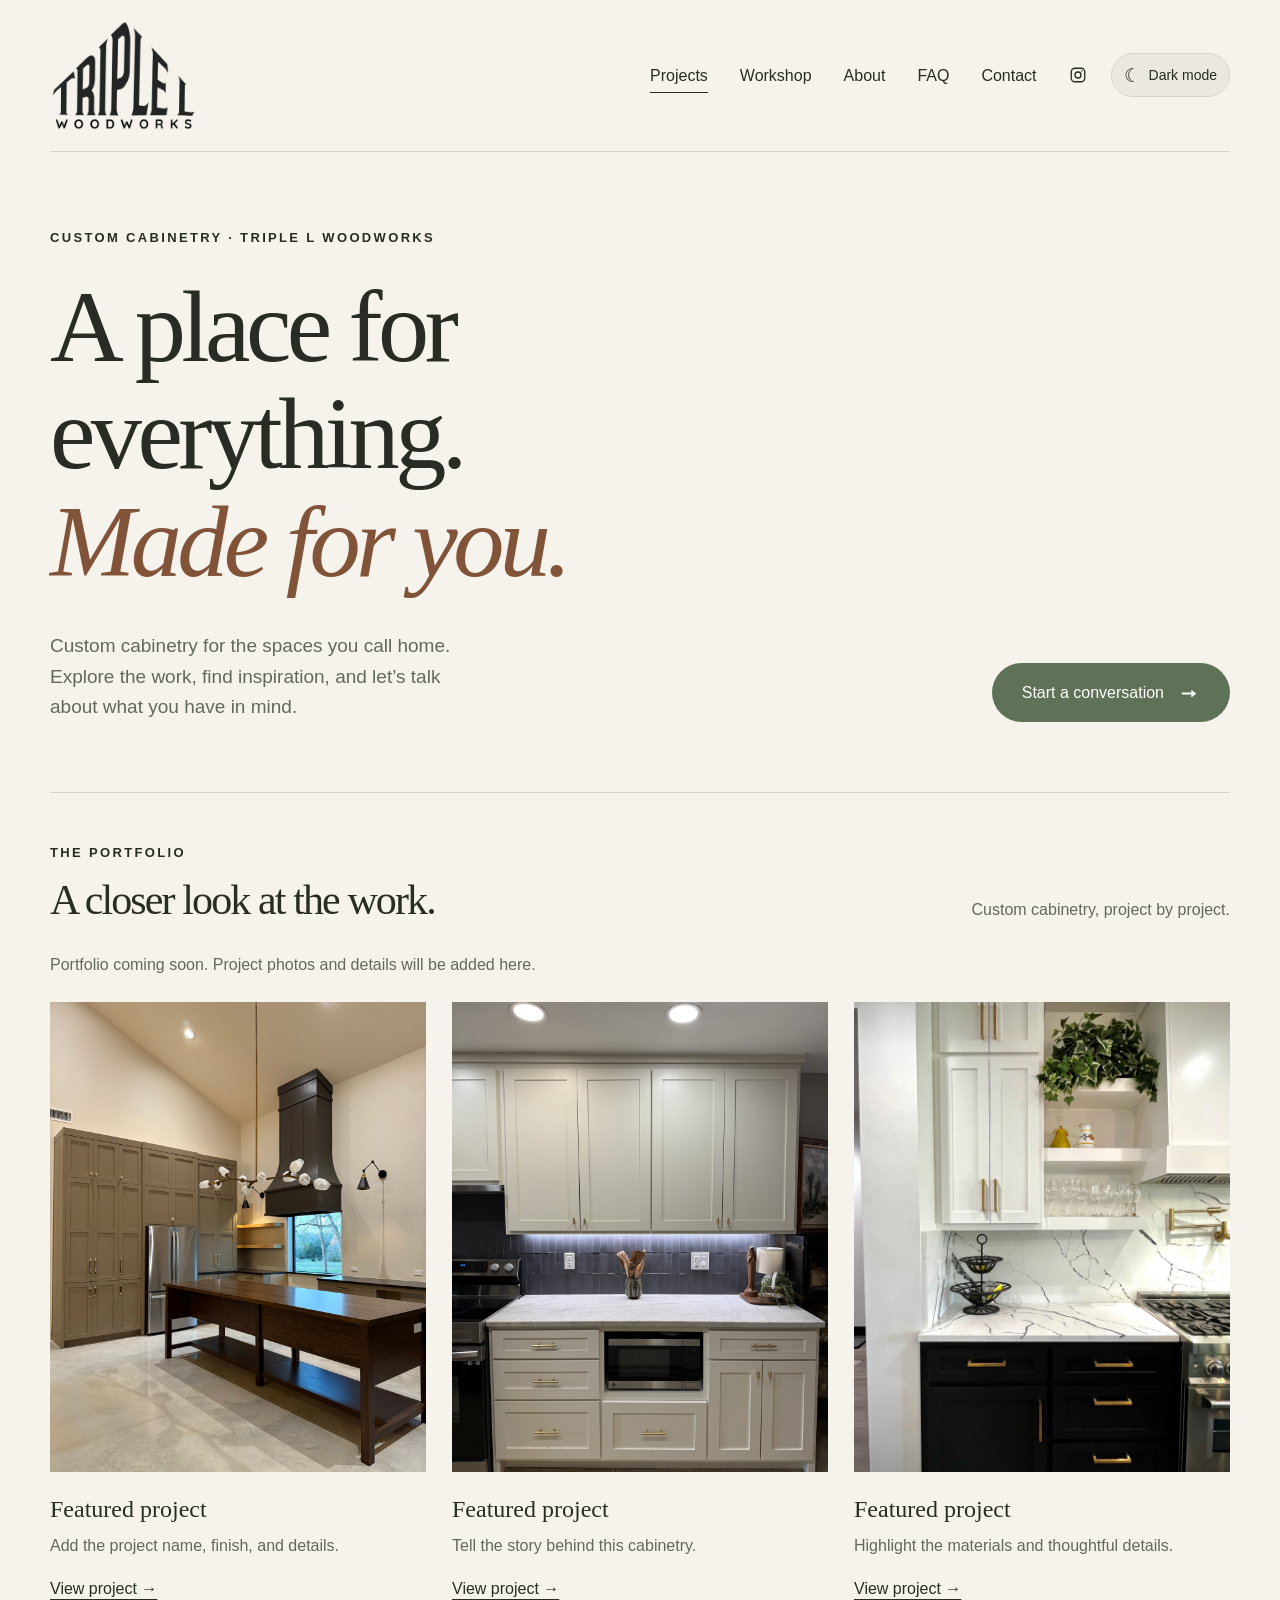
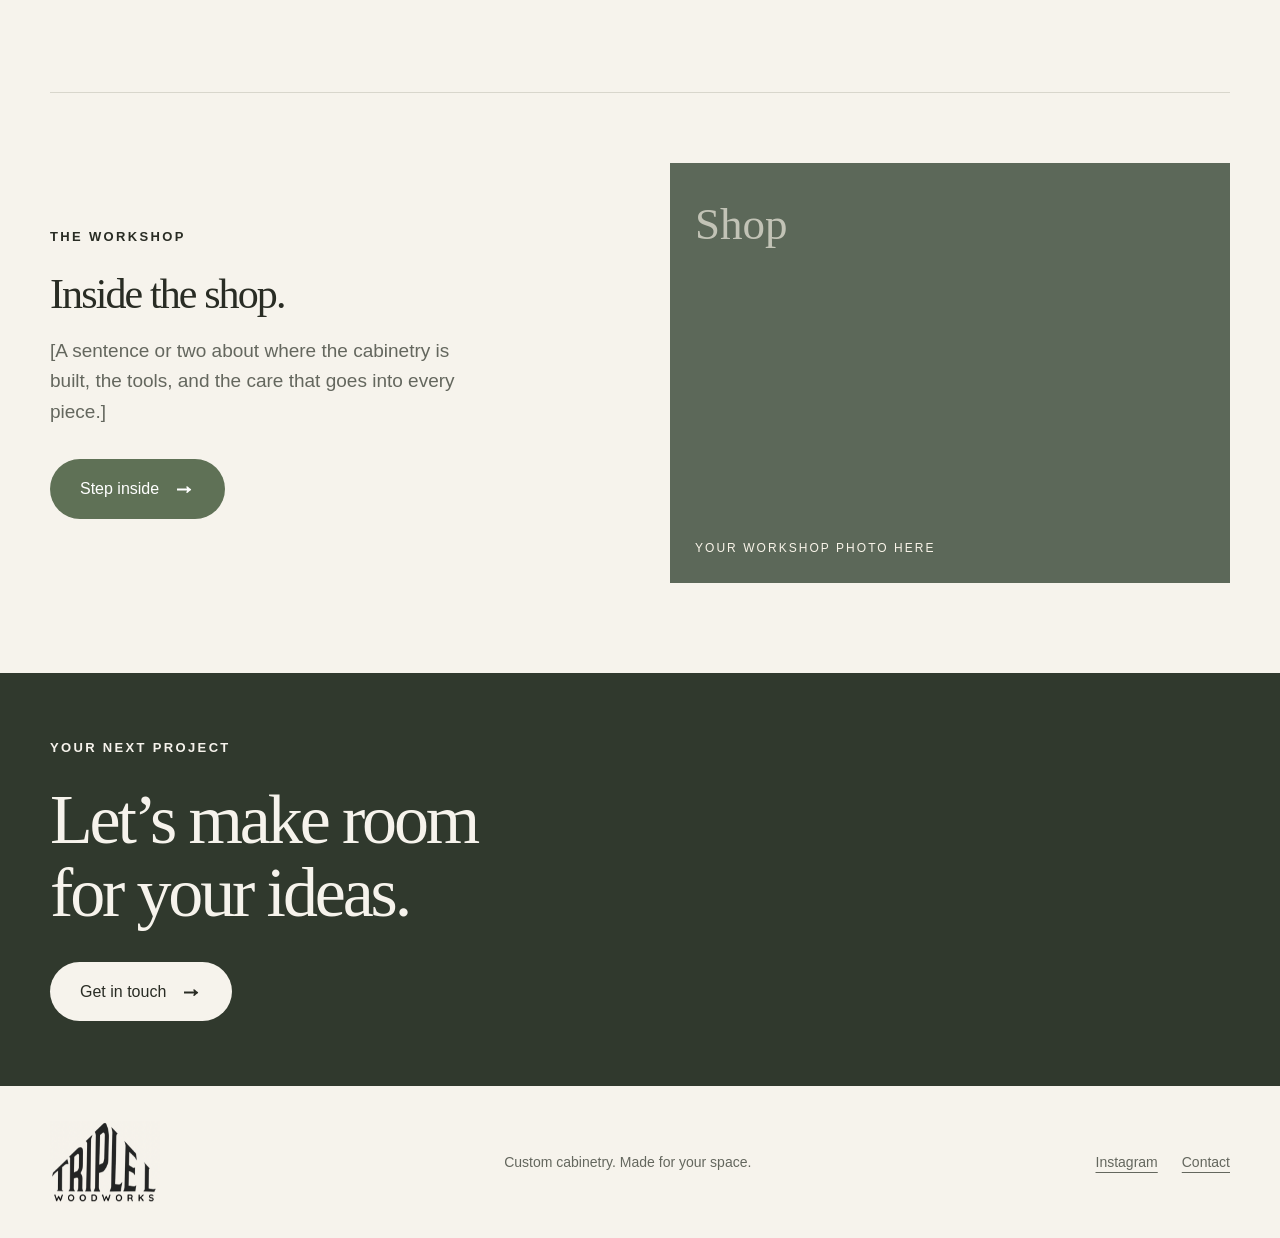
<file: index.html>
<!doctype html>
<html lang="en">
<head>
  <meta charset="utf-8">
  <meta name="viewport" content="width=device-width, initial-scale=1">
  <meta name="description" content="Explore custom cabinetry projects from Triple L Woodworks.">
  <title>Triple L Woodworks | Custom Cabinetry</title>
  <script src="theme.js"></script>
  <link rel="stylesheet" href="styles.css">
</head>
<body>
  <a class="skip" href="#main">Skip to content</a>
  <header class="site-header wrap">
    <a class="brand" href="index.html" aria-label="Triple L Woodworks home"><img class="brand-logo" src="assets/triple-l-logo.png" alt="Triple L Woodworks" width="716" height="529"></a>
    <nav aria-label="Main navigation"><a href="index.html" aria-current="page">Projects</a><a href="shop.html">Workshop</a><a href="about.html">About</a><a href="faq.html">FAQ</a><a href="contact.html">Contact</a><a class="nav-social" href="https://www.instagram.com/_lll_woodworks_/" target="_blank" rel="noopener" aria-label="Instagram"><svg viewBox="0 0 24 24" width="18" height="18" fill="none" stroke="currentColor" stroke-width="1.8" aria-hidden="true"><rect x="3" y="3" width="18" height="18" rx="5"/><circle cx="12" cy="12" r="4"/><circle cx="17.2" cy="6.8" r="1" fill="currentColor" stroke="none"/></svg></a></nav><button class="theme-toggle" type="button" aria-label="Switch to dark mode" aria-pressed="false" hidden><span class="theme-icon" aria-hidden="true">☾</span><span class="theme-label">Dark mode</span></button>
  </header>
  <main id="main">
    <section class="hero wrap">
      <p class="eyebrow">CUSTOM CABINETRY · TRIPLE L WOODWORKS</p>
      <h1>A place for<br>everything.<br><em>Made for you.</em></h1>
      <div class="hero-bottom"><p>Custom cabinetry for the spaces you call home. Explore the work, find inspiration, and let’s talk about what you have in mind.</p><a class="button" href="contact.html">Start a conversation <span aria-hidden="true">→</span></a></div>
    </section>
    <section class="projects wrap" id="projects" aria-labelledby="projects-heading">
      <div class="section-heading"><div><p class="eyebrow">THE PORTFOLIO</p><h2 id="projects-heading">A closer look at the work.</h2></div><p>Custom cabinetry, project by project.</p></div>
      <p class="editor-note">Portfolio coming soon. Project photos and details will be added here.</p>
      <div class="project-grid">
        <!-- Replace each placeholder below with your own image. Example:
        <img class="project-photo" src="assets/kitchen-01.jpg" alt="Describe the cabinetry shown in your photo" width="1200" height="900" loading="lazy">
        Then update the project title and description. Each card links to its own detail page (project-01.html, …).
        To add another project, copy an entire article here and copy a project-NN.html file to match. -->
        <article class="project"><a class="project-link" href="project-01.html"><img class="project-photo" src="assets/project-01/kitchen-overview-dark-oak-island-range-hood.jpg" alt="Kitchen with a dark-stained oak island on open legs, a tall wall of greige shaker cabinets around the refrigerator, and a dark wood range hood under a vaulted ceiling" width="1200" height="1600" loading="lazy"><div class="project-caption"><h3>Featured project</h3><p>Add the project name, finish, and details.</p><span class="text-link">View project →</span></div></a></article>
        <article class="project"><a class="project-link" href="project-02.html"><img class="project-photo" src="assets/project-02/white-shaker-kitchen-cabinets-builtin-microwave-under-cabinet-lighting.jpg" alt="White shaker kitchen cabinets with brass pulls, a built-in microwave niche, under-cabinet lighting, and a slate blue tile backsplash" width="1200" height="1600" loading="lazy"><div class="project-caption"><h3>Featured project</h3><p>Tell the story behind this cabinetry.</p><span class="text-link">View project →</span></div></a></article>
        <article class="project"><a class="project-link" href="project-03.html"><img class="project-photo" src="assets/project-03/kitchen-cabinets-side-1600.jpg" alt="White shaker upper cabinets and open shelves above black lower drawers with brass pulls" width="1600" height="2284" loading="lazy"><div class="project-caption"><h3>Featured project</h3><p>Highlight the materials and thoughtful details.</p><span class="text-link">View project →</span></div></a></article>
      </div>
    </section>
    <section class="shop-teaser wrap" aria-labelledby="shop-heading">
      <div class="shop-teaser-text">
        <p class="eyebrow">THE WORKSHOP</p>
        <h2 id="shop-heading">Inside the shop.</h2>
        <!-- Replace this placeholder sentence with a short introduction to your workshop. -->
        <p>[A sentence or two about where the cabinetry is built, the tools, and the care that goes into every piece.]</p>
        <a class="button" href="shop.html">Step inside <span aria-hidden="true">→</span></a>
      </div>
      <!-- Replace this placeholder with a photo of your workshop. Example:
      <img class="project-photo" src="assets/shop/workshop.jpg" alt="Describe the workshop shown in your photo" width="1600" height="1200" loading="lazy">
      Keep it inside the link so the photo stays clickable. -->
      <a class="shop-teaser-photo" href="shop.html" tabindex="-1" aria-hidden="true"><div class="photo-placeholder tone-two"><span>Shop</span><p>YOUR WORKSHOP PHOTO HERE</p></div></a>
    </section>
    <section class="contact-strip"><div class="wrap"><p class="eyebrow">YOUR NEXT PROJECT</p><h2>Let’s make room<br>for your ideas.</h2><a class="button light" href="contact.html">Get in touch <span aria-hidden="true">→</span></a></div></section>
  </main>
  <footer class="wrap"><a class="brand" href="index.html" aria-label="Triple L Woodworks home"><img class="brand-logo" src="assets/triple-l-logo.png" alt="Triple L Woodworks" width="716" height="529"></a><p>Custom cabinetry. Made for your space.</p><div class="footer-links"><a href="https://www.instagram.com/_lll_woodworks_/" target="_blank" rel="noopener">Instagram</a><a href="contact.html">Contact</a></div></footer>
</body>
</html>
</file>
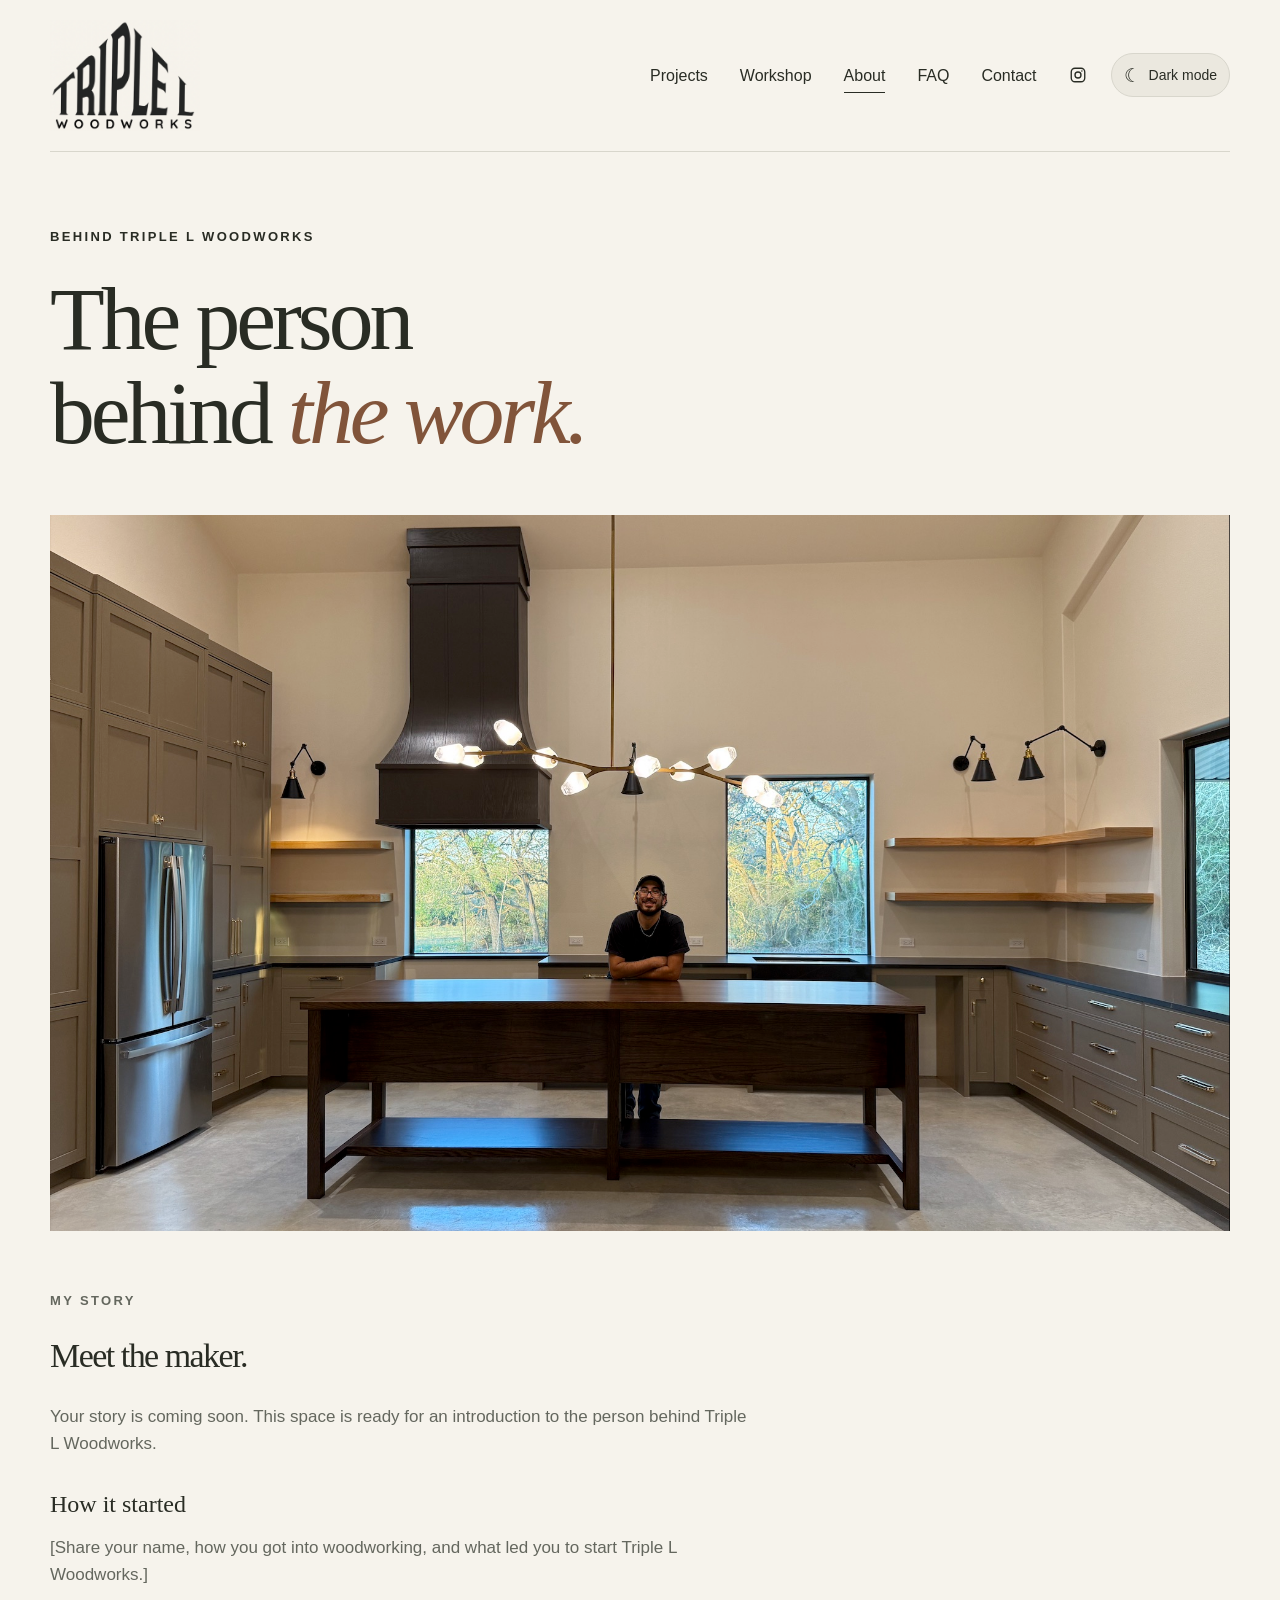
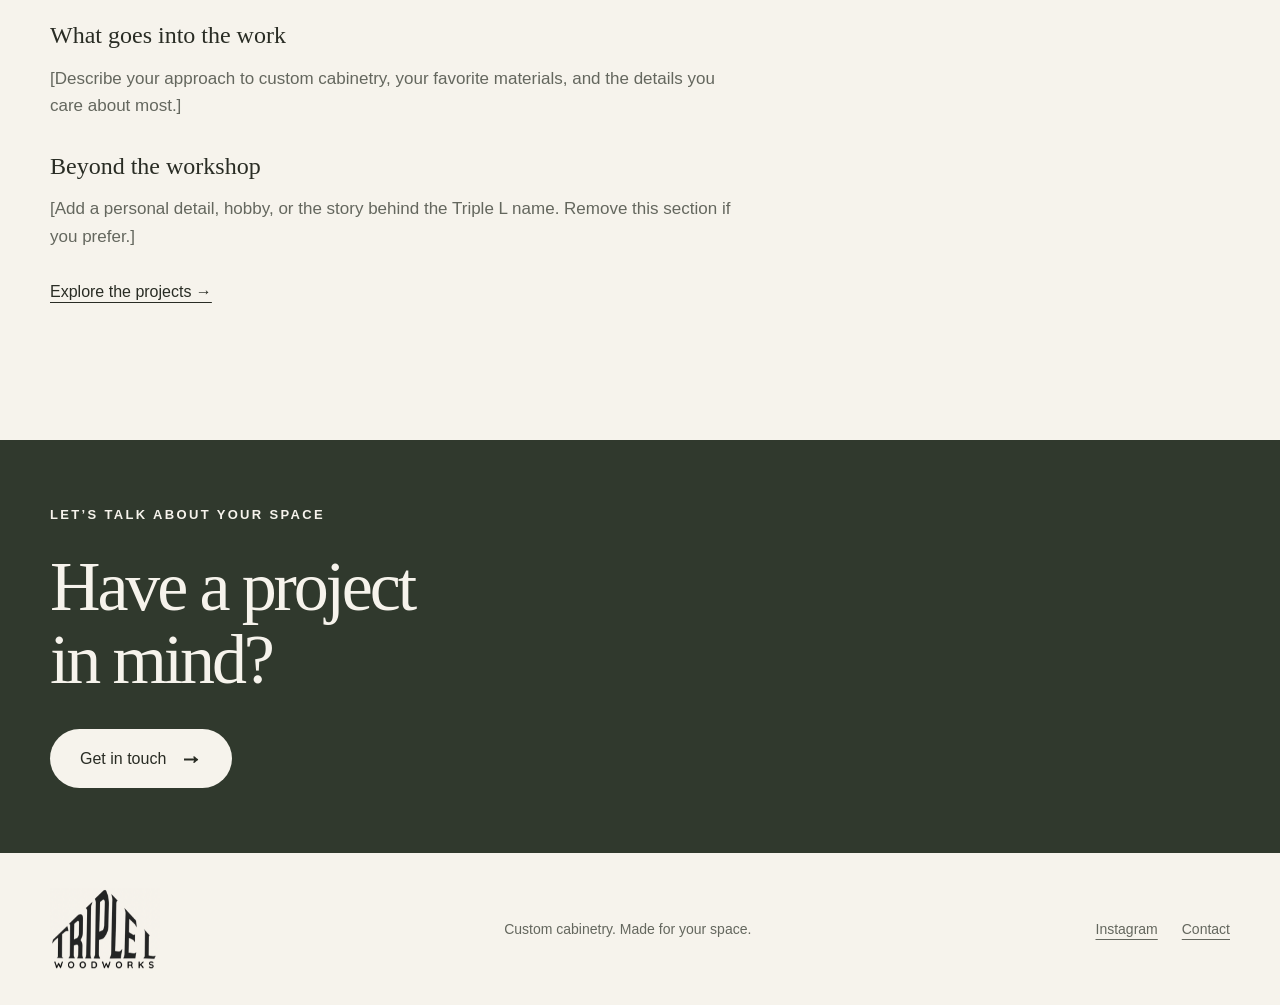
<file: about.html>
<!doctype html>
<html lang="en">
<head>
  <meta charset="utf-8">
  <meta name="viewport" content="width=device-width, initial-scale=1">
  <meta name="description" content="Meet the person behind Triple L Woodworks and explore custom cabinetry projects.">
  <title>About | Triple L Woodworks</title>
  <script src="theme.js"></script>
  <link rel="stylesheet" href="styles.css">
</head>
<body>
  <a class="skip" href="#main">Skip to content</a>
  <header class="site-header wrap">
    <a class="brand" href="index.html" aria-label="Triple L Woodworks home"><img class="brand-logo" src="assets/triple-l-logo.png" alt="Triple L Woodworks" width="716" height="529"></a>
    <nav aria-label="Main navigation"><a href="index.html">Projects</a><a href="shop.html">Workshop</a><a href="about.html" aria-current="page">About</a><a href="faq.html">FAQ</a><a href="contact.html">Contact</a><a class="nav-social" href="https://www.instagram.com/_lll_woodworks_/" target="_blank" rel="noopener" aria-label="Instagram"><svg viewBox="0 0 24 24" width="18" height="18" fill="none" stroke="currentColor" stroke-width="1.8" aria-hidden="true"><rect x="3" y="3" width="18" height="18" rx="5"/><circle cx="12" cy="12" r="4"/><circle cx="17.2" cy="6.8" r="1" fill="currentColor" stroke="none"/></svg></a></nav><button class="theme-toggle" type="button" aria-label="Switch to dark mode" aria-pressed="false" hidden><span class="theme-icon" aria-hidden="true">☾</span><span class="theme-label">Dark mode</span></button>
  </header>
  <main id="main">
    <section class="wrap contact-page">
      <p class="eyebrow">BEHIND TRIPLE L WOODWORKS</p>
      <h1>The person<br>behind <em>the work.</em></h1>
      <div class="contact-layout about-layout">
        <img class="project-photo about-portrait" src="assets/about-me-photo.jpg" alt="The maker behind Triple L Woodworks leaning on a large wood island in a finished kitchen with custom cabinetry and open shelving" width="1921" height="1166">
        <div class="about-story">
          <p class="eyebrow">MY STORY</p>
          <h2>Meet the maker.</h2>
          <!-- Replace the following placeholder paragraphs with your own story. -->
          <p class="editor-note">Your story is coming soon. This space is ready for an introduction to the person behind Triple L Woodworks.</p>
          <section aria-labelledby="beginnings"><h3 id="beginnings">How it started</h3><p>[Share your name, how you got into woodworking, and what led you to start Triple L Woodworks.]</p></section>
          <section aria-labelledby="approach"><h3 id="approach">What goes into the work</h3><p>[Describe your approach to custom cabinetry, your favorite materials, and the details you care about most.]</p></section>
          <section aria-labelledby="outside"><h3 id="outside">Beyond the workshop</h3><p>[Add a personal detail, hobby, or the story behind the Triple L name. Remove this section if you prefer.]</p></section>
          <a class="text-link" href="index.html#projects">Explore the projects →</a>
        </div>
      </div>
    </section>
    <section class="contact-strip"><div class="wrap"><p class="eyebrow">LET’S TALK ABOUT YOUR SPACE</p><h2>Have a project<br>in mind?</h2><a class="button light" href="contact.html">Get in touch <span aria-hidden="true">→</span></a></div></section>
  </main>
  <footer class="wrap"><a class="brand" href="index.html" aria-label="Triple L Woodworks home"><img class="brand-logo" src="assets/triple-l-logo.png" alt="Triple L Woodworks" width="716" height="529"></a><p>Custom cabinetry. Made for your space.</p><div class="footer-links"><a href="https://www.instagram.com/_lll_woodworks_/" target="_blank" rel="noopener">Instagram</a><a href="contact.html">Contact</a></div></footer>
</body>
</html>
</file>
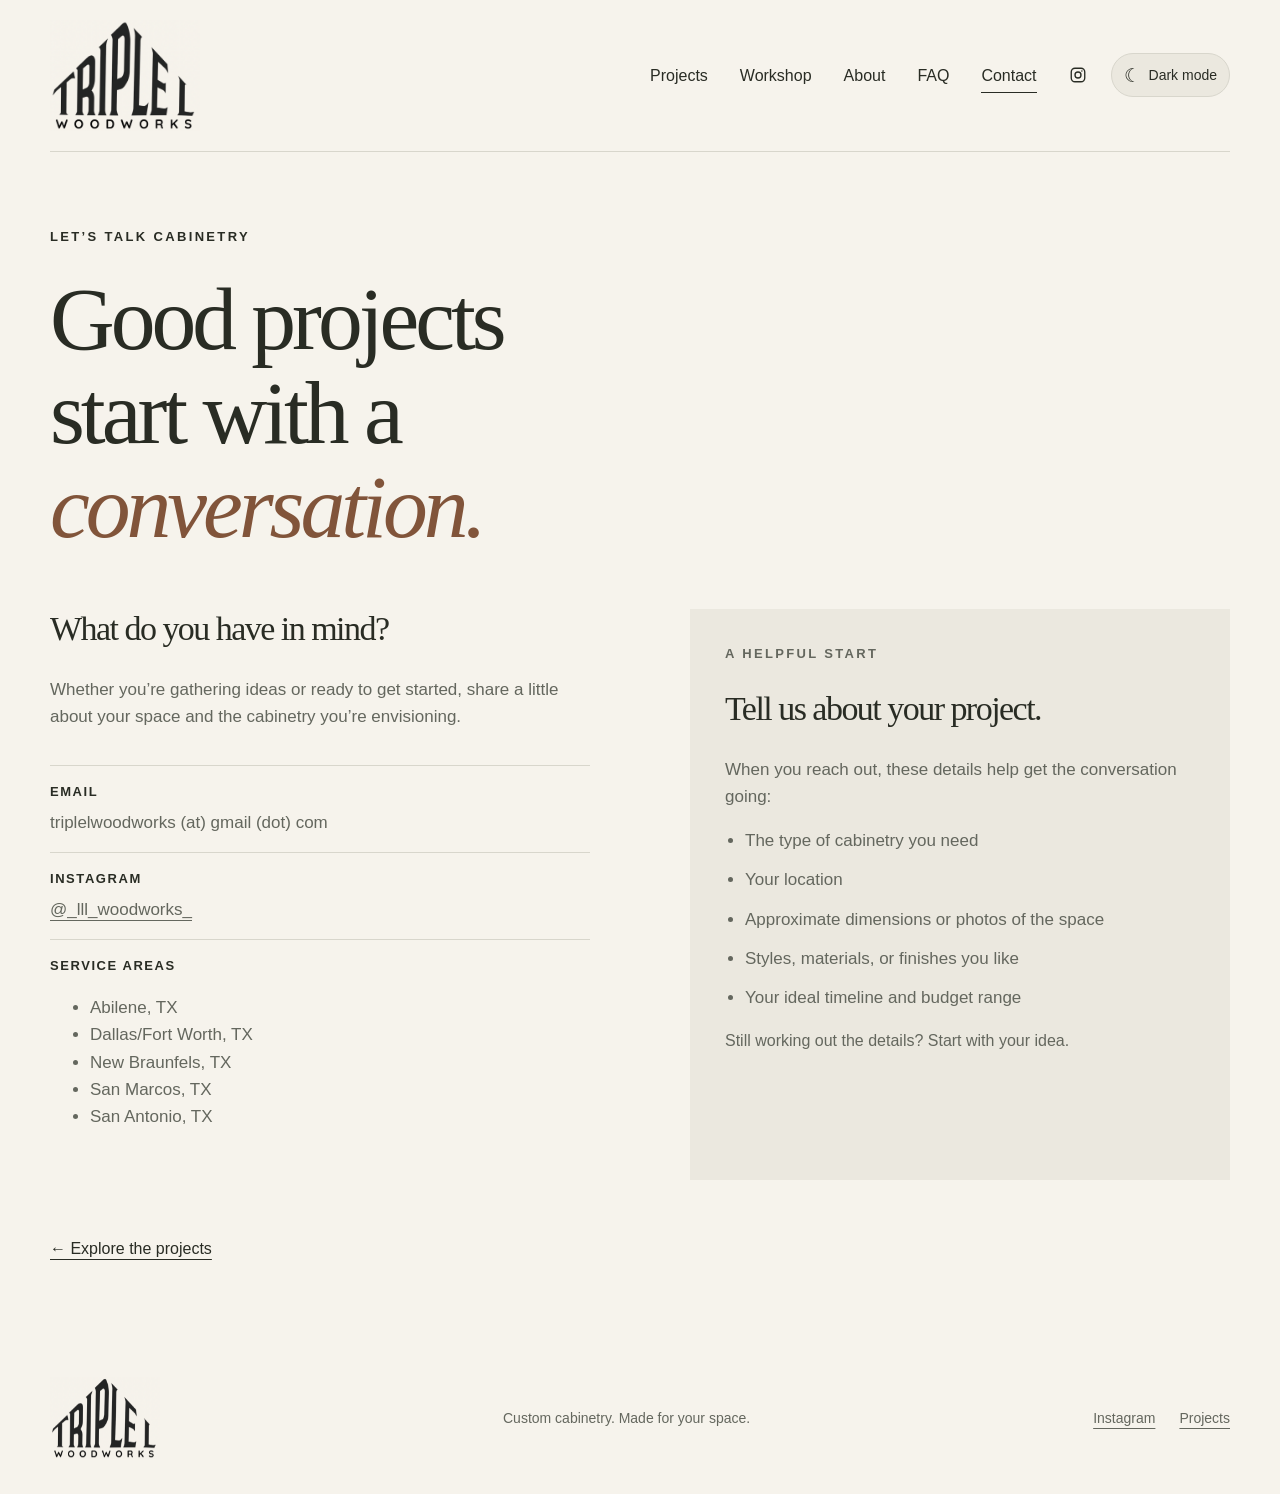
<file: contact.html>
<!doctype html>
<html lang="en">
<head>
  <meta charset="utf-8">
  <meta name="viewport" content="width=device-width, initial-scale=1">
  <meta name="description" content="Start a conversation with Triple L Woodworks about your custom cabinetry project.">
  <title>Contact | Triple L Woodworks</title>
  <script src="theme.js"></script>
  <link rel="stylesheet" href="styles.css">
</head>
<body>
  <a class="skip" href="#main">Skip to content</a>
  <header class="site-header wrap"><a class="brand" href="index.html" aria-label="Triple L Woodworks home"><img class="brand-logo" src="assets/triple-l-logo.png" alt="Triple L Woodworks" width="716" height="529"></a><nav aria-label="Main navigation"><a href="index.html">Projects</a><a href="shop.html">Workshop</a><a href="about.html">About</a><a href="faq.html">FAQ</a><a href="contact.html" aria-current="page">Contact</a><a class="nav-social" href="https://www.instagram.com/_lll_woodworks_/" target="_blank" rel="noopener" aria-label="Instagram"><svg viewBox="0 0 24 24" width="18" height="18" fill="none" stroke="currentColor" stroke-width="1.8" aria-hidden="true"><rect x="3" y="3" width="18" height="18" rx="5"/><circle cx="12" cy="12" r="4"/><circle cx="17.2" cy="6.8" r="1" fill="currentColor" stroke="none"/></svg></a></nav><button class="theme-toggle" type="button" aria-label="Switch to dark mode" aria-pressed="false" hidden><span class="theme-icon" aria-hidden="true">☾</span><span class="theme-label">Dark mode</span></button></header>
  <main id="main" class="wrap contact-page">
    <p class="eyebrow">LET’S TALK CABINETRY</p>
    <h1>Good projects<br>start with a<br><em>conversation.</em></h1>
    <div class="contact-layout"><section aria-labelledby="get-in-touch"><h2 id="get-in-touch">What do you have in mind?</h2><p>Whether you’re gathering ideas or ready to get started, share a little about your space and the cabinetry you’re envisioning.</p>
    <!-- Replace these placeholders with real contact details before publishing.
    For email use: <a href="mailto:YOUR_EMAIL">YOUR_EMAIL</a>
    For phone use: <a href="tel:+1YOUR_NUMBER">YOUR_FORMATTED_NUMBER</a> -->
    <dl class="contact-details"><div><dt>Email</dt><dd>triplelwoodworks (at) gmail (dot) com</dd></div><div><dt>Instagram</dt><dd><a href="https://www.instagram.com/_lll_woodworks_/" target="_blank" rel="noopener">@_lll_woodworks_</a></dd></div><div><dt>Service areas</dt><dd><ul>
      <li>Abilene, TX</li>
      <li>Dallas/Fort Worth, TX</li>
      <li>New Braunfels, TX</li>
      <li>San Marcos, TX</li>
      <li>San Antonio, TX</li>
    </ul>
    </dd></div></dl></section>
    <aside class="inquiry-guide"><p class="eyebrow">A HELPFUL START</p><h2>Tell us about your project.</h2><p>When you reach out, these details help get the conversation going:</p><ul><li>The type of cabinetry you need</li><li>Your location</li><li>Approximate dimensions or photos of the space</li><li>Styles, materials, or finishes you like</li><li>Your ideal timeline and budget range</li></ul><p class="small">Still working out the details? Start with your idea.</p></aside></div>
    <a class="text-link" href="index.html#projects">← Explore the projects</a>
  </main>
  <footer class="wrap"><a class="brand" href="index.html" aria-label="Triple L Woodworks home"><img class="brand-logo" src="assets/triple-l-logo.png" alt="Triple L Woodworks" width="716" height="529"></a><p>Custom cabinetry. Made for your space.</p><div class="footer-links"><a href="https://www.instagram.com/_lll_woodworks_/" target="_blank" rel="noopener">Instagram</a><a href="index.html">Projects</a></div></footer>
</body>
</html>
</file>
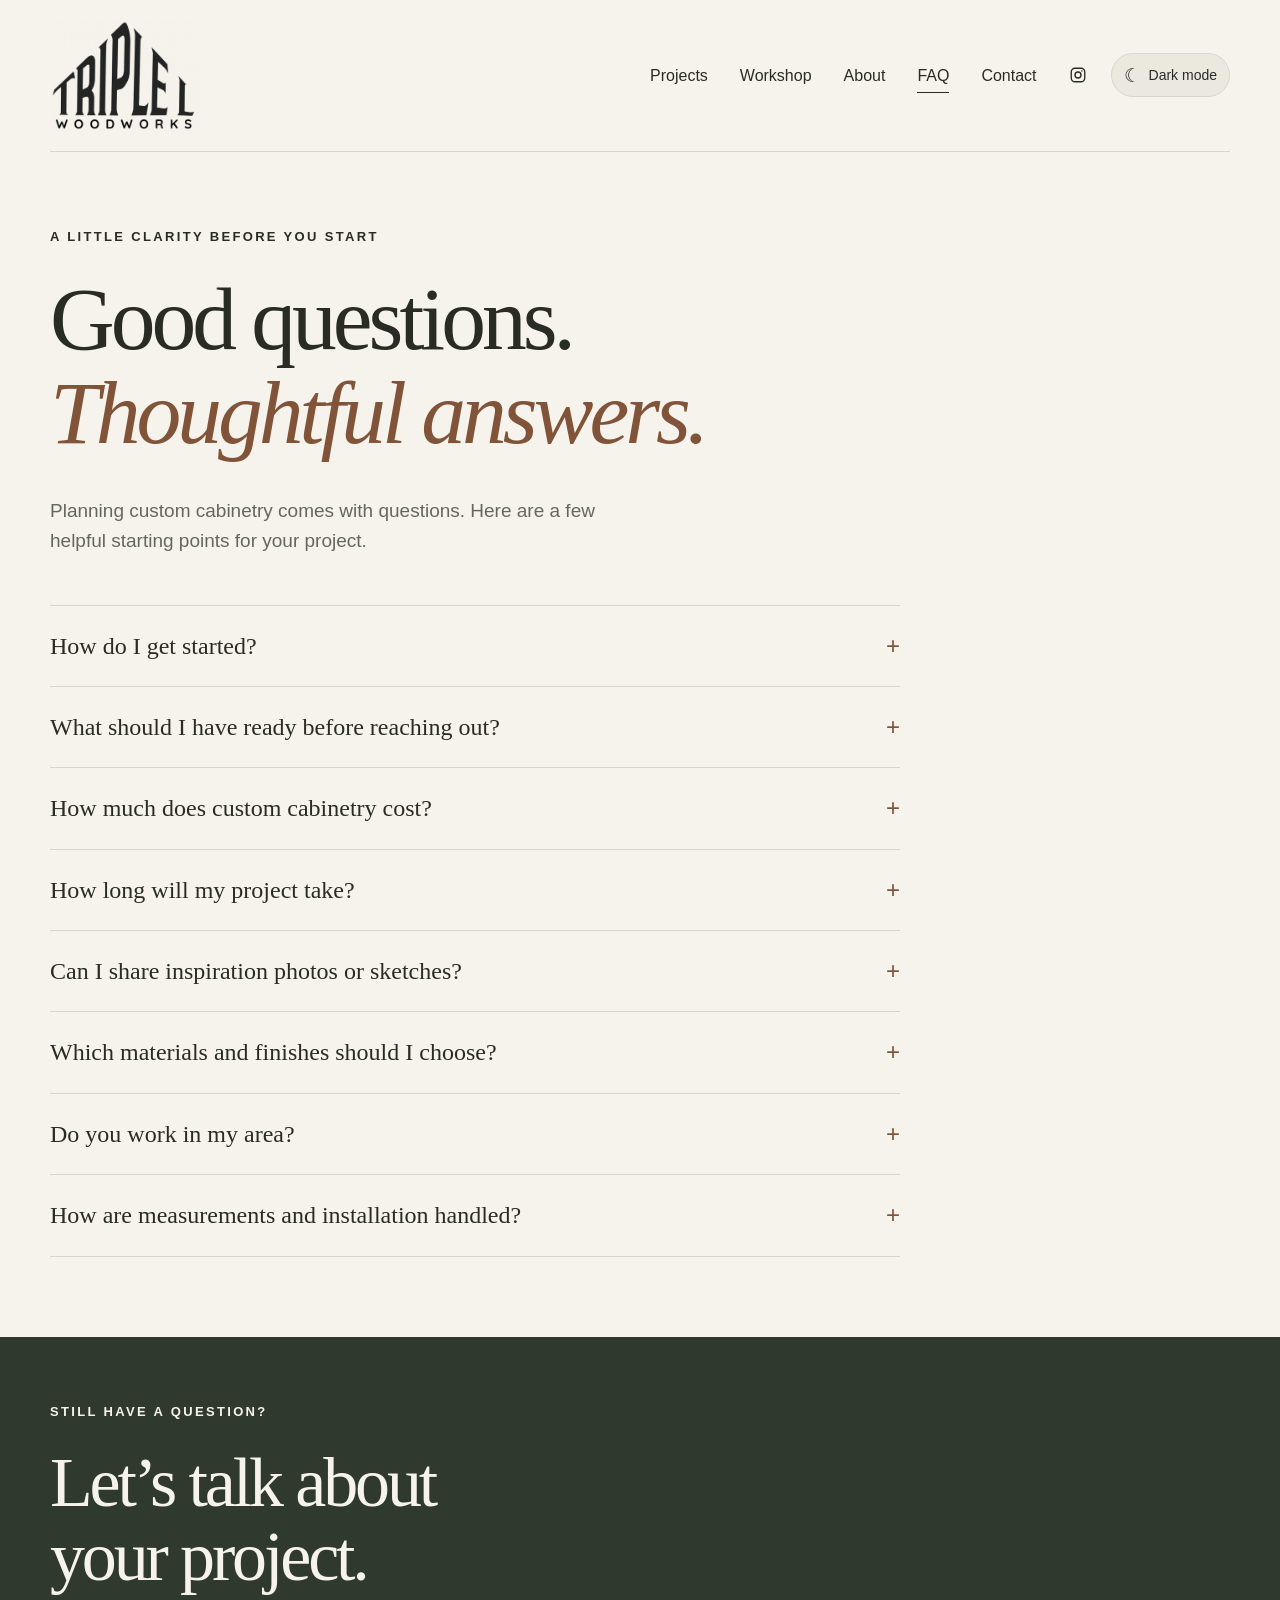
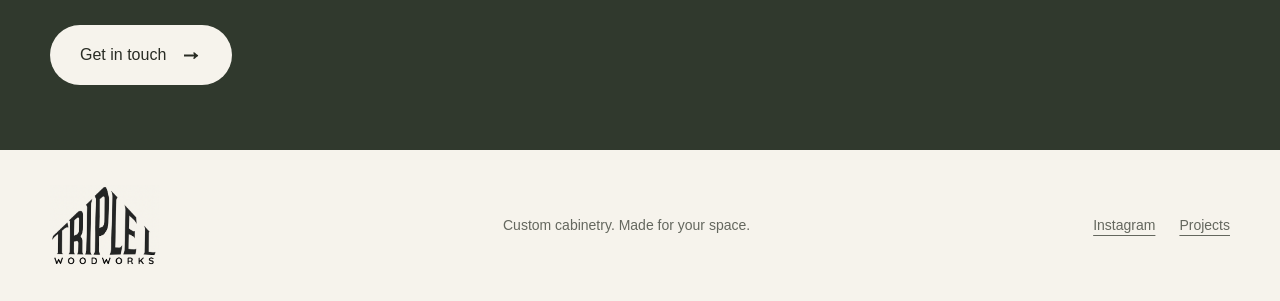
<file: faq.html>
<!doctype html>
<html lang="en">
<head>
  <meta charset="utf-8">
  <meta name="viewport" content="width=device-width, initial-scale=1">
  <meta name="description" content="Answers to common questions about planning a custom cabinetry project with Triple L Woodworks.">
  <title>FAQ | Triple L Woodworks</title>
  <script src="theme.js"></script>
  <link rel="stylesheet" href="styles.css">
</head>
<body>
  <a class="skip" href="#main">Skip to content</a>
  <header class="site-header wrap"><a class="brand" href="index.html" aria-label="Triple L Woodworks home"><img class="brand-logo" src="assets/triple-l-logo.png" alt="Triple L Woodworks" width="716" height="529"></a><nav aria-label="Main navigation"><a href="index.html">Projects</a><a href="shop.html">Workshop</a><a href="about.html">About</a><a href="faq.html" aria-current="page">FAQ</a><a href="contact.html">Contact</a><a class="nav-social" href="https://www.instagram.com/_lll_woodworks_/" target="_blank" rel="noopener" aria-label="Instagram"><svg viewBox="0 0 24 24" width="18" height="18" fill="none" stroke="currentColor" stroke-width="1.8" aria-hidden="true"><rect x="3" y="3" width="18" height="18" rx="5"/><circle cx="12" cy="12" r="4"/><circle cx="17.2" cy="6.8" r="1" fill="currentColor" stroke="none"/></svg></a></nav><button class="theme-toggle" type="button" aria-label="Switch to dark mode" aria-pressed="false" hidden><span class="theme-icon" aria-hidden="true">☾</span><span class="theme-label">Dark mode</span></button></header>
    <main id="main">
    <section class="wrap contact-page faq-page">
      <p class="eyebrow">A LITTLE CLARITY BEFORE YOU START</p>
      <h1>Good questions.<br><em>Thoughtful answers.</em></h1>
      <p class="faq-intro">Planning custom cabinetry comes with questions. Here are a few helpful starting points for your project.</p>
      <!-- Review these general answers and add your specific business policies before launch. -->
      <div class="faq-list">
        <details class="faq-item"><summary>How do I get started?</summary><div class="faq-answer"><p>Visit the <a href="contact.html">contact page</a> and share a little about the cabinetry you have in mind. Photos of your space, your location, and any inspiration images are a helpful place to start.</p></div></details>
        <details class="faq-item"><summary>What should I have ready before reaching out?</summary><div class="faq-answer"><p>Bring whatever you have: approximate dimensions, photos, ideas for the layout, and preferred materials or finishes. An ideal timeline and budget range also help frame the conversation. You do not need a finished design to make an initial inquiry.</p></div></details>
        <details class="faq-item"><summary>How much does custom cabinetry cost?</summary><div class="faq-answer"><p>Pricing depends on the scope, dimensions, materials, finish, and details of the project. <a href="contact.html">Get in touch</a> to discuss your ideas and the information needed for a project-specific estimate.</p></div></details>
        <details class="faq-item"><summary>How long will my project take?</summary><div class="faq-answer"><p>Timing depends on the design, material availability, project size, and current schedule. Share your target date when you reach out so availability and next steps can be discussed before you make plans.</p></div></details>
        <details class="faq-item"><summary>Can I share inspiration photos or sketches?</summary><div class="faq-answer"><p>Absolutely. Photos, sketches, and examples from the <a href="index.html#projects">project gallery</a> can help explain the style and features you like. Include what appeals to you about each example, such as the layout, wood tone, or hardware.</p></div></details>
        <details class="faq-item"><summary>Which materials and finishes should I choose?</summary><div class="faq-answer"><p>The right choice depends on how you use the space, the look you want, and your budget. Share your preferences and any practical priorities, such as storage needs or ease of cleaning, when discussing the project.</p></div></details>
        <details class="faq-item"><summary>Do you work in my area?</summary><div class="faq-answer"><p>Include your city or ZIP code in your inquiry so service availability can be confirmed for your location. Service-area details will also be listed on the <a href="contact.html">contact page</a>.</p></div></details>
        <details class="faq-item"><summary>How are measurements and installation handled?</summary><div class="faq-answer"><p>Ask about measurement and installation arrangements when discussing your project. Confirm who is responsible for final measurements, site preparation, delivery, and installation before proceeding. Any measurements you send initially can be approximate.</p></div></details>
      </div>
    </section>
    <section class="contact-strip"><div class="wrap"><p class="eyebrow">STILL HAVE A QUESTION?</p><h2>Let’s talk about<br>your project.</h2><a class="button light" href="contact.html">Get in touch <span aria-hidden="true">→</span></a></div></section>
  </main>
  <footer class="wrap"><a class="brand" href="index.html" aria-label="Triple L Woodworks home"><img class="brand-logo" src="assets/triple-l-logo.png" alt="Triple L Woodworks" width="716" height="529"></a><p>Custom cabinetry. Made for your space.</p><div class="footer-links"><a href="https://www.instagram.com/_lll_woodworks_/" target="_blank" rel="noopener">Instagram</a><a href="index.html">Projects</a></div></footer>
</body>
</html>
</file>
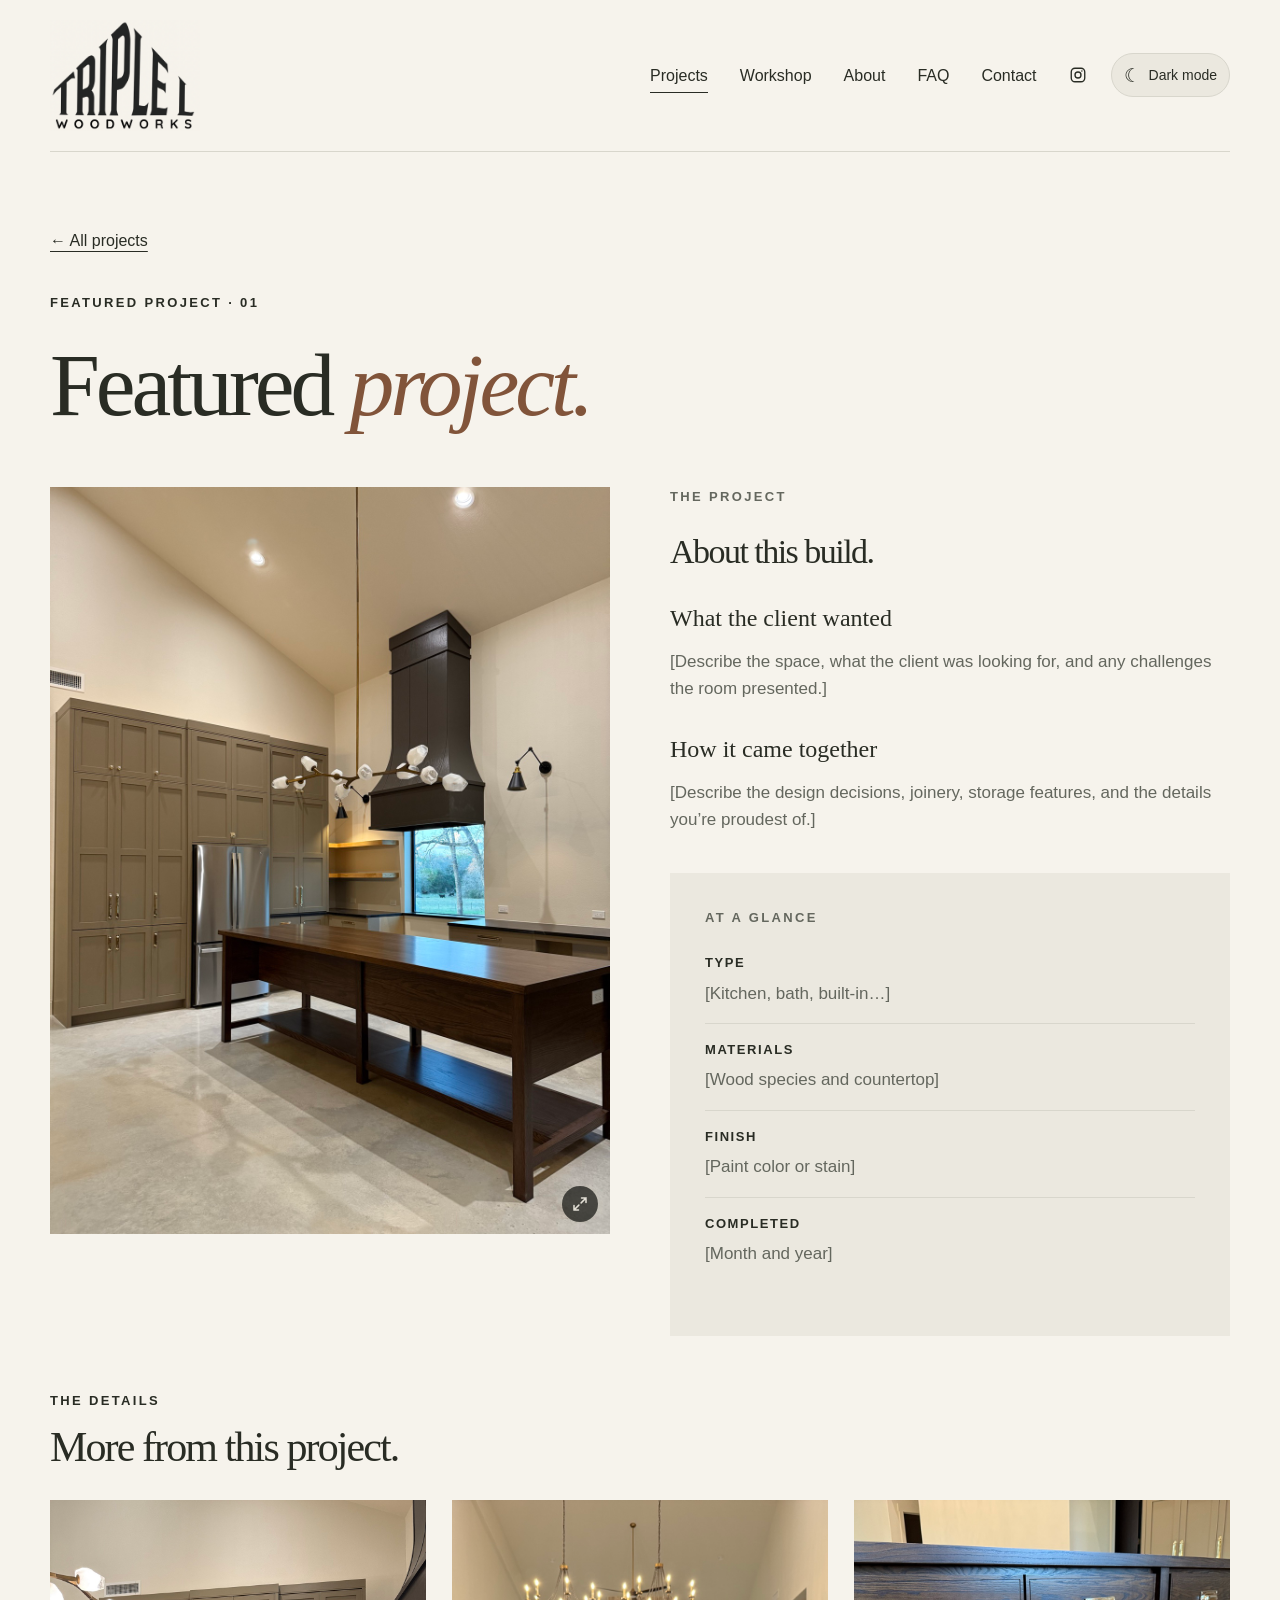
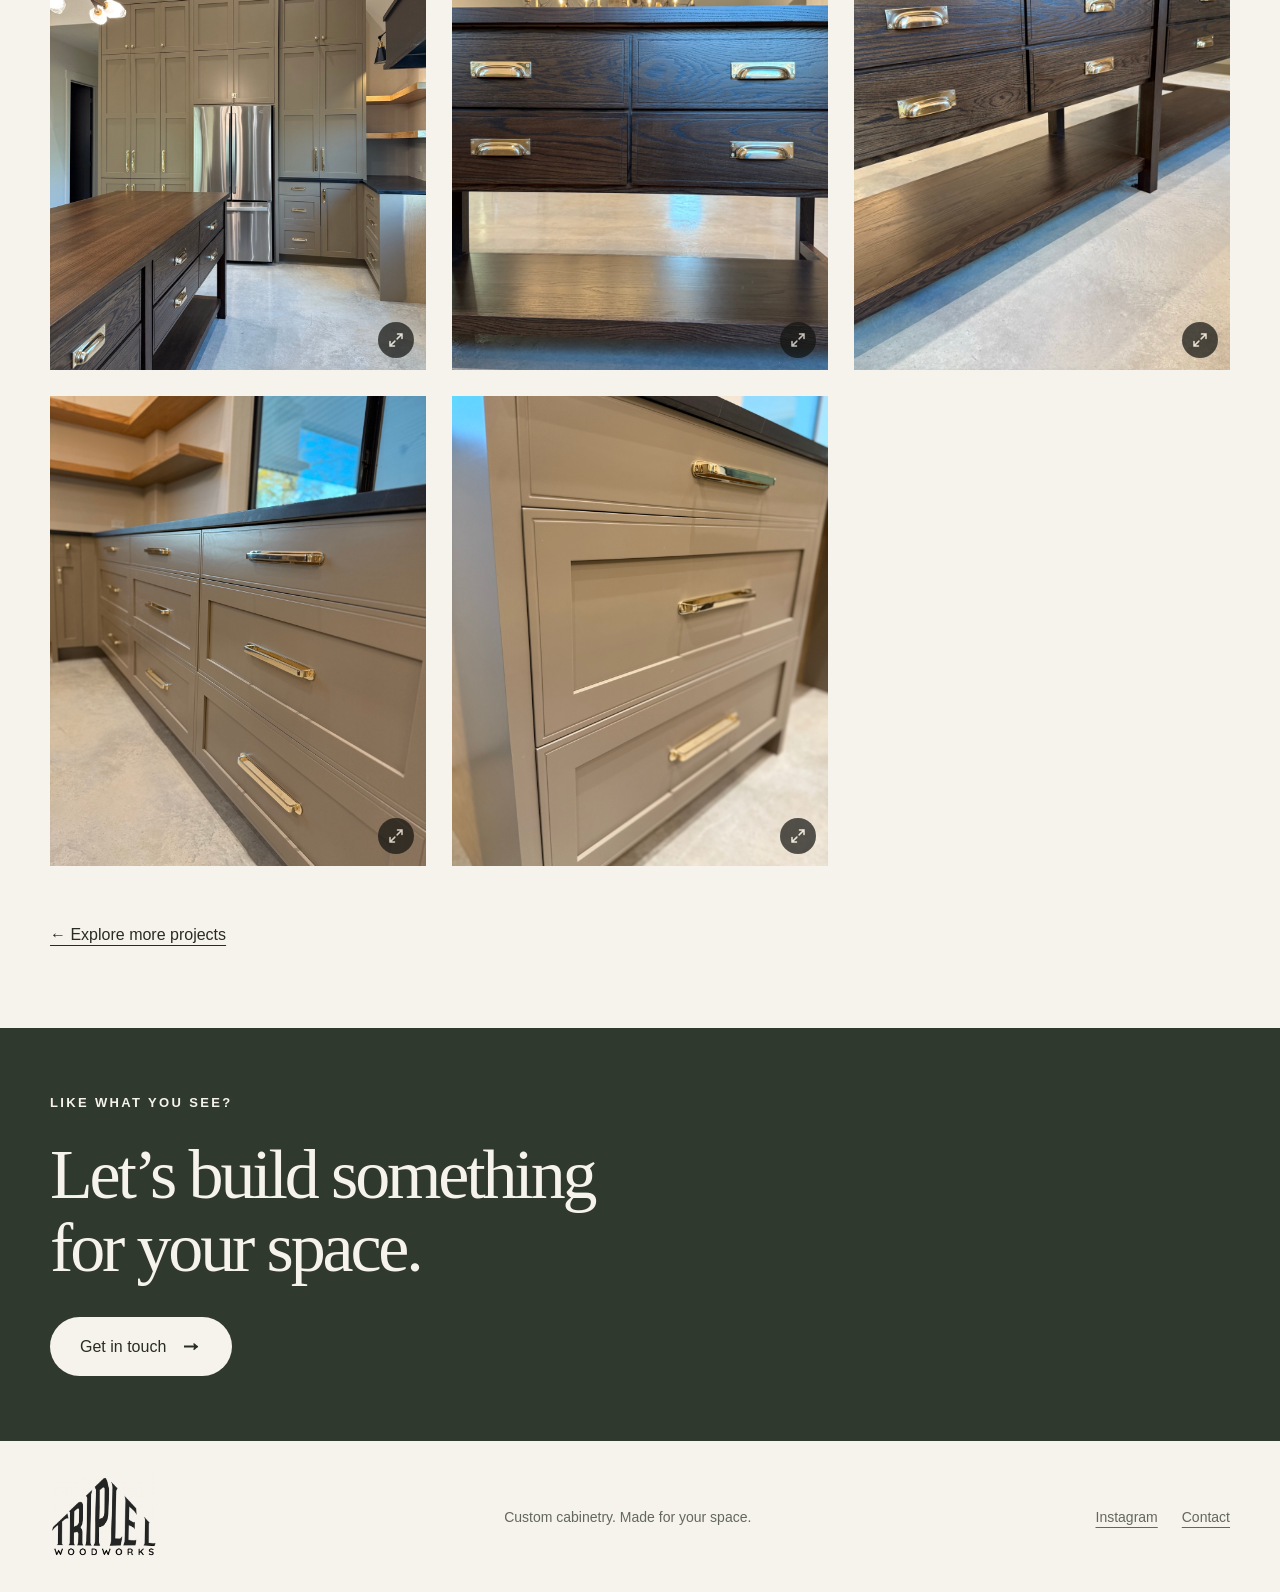
<file: project-01.html>
<!doctype html>
<html lang="en">
<head>
  <meta charset="utf-8">
  <meta name="viewport" content="width=device-width, initial-scale=1">
  <!-- Update the description and title below with this project's name. -->
  <meta name="description" content="A closer look at a custom cabinetry project from Triple L Woodworks.">
  <title>Featured Project 01 | Triple L Woodworks</title>
  <script src="theme.js"></script>
  <script src="lightbox.js" defer></script>
  <link rel="stylesheet" href="styles.css">
</head>
<body>
  <a class="skip" href="#main">Skip to content</a>
  <header class="site-header wrap">
    <a class="brand" href="index.html" aria-label="Triple L Woodworks home"><img class="brand-logo" src="assets/triple-l-logo.png" alt="Triple L Woodworks" width="716" height="529"></a>
    <nav aria-label="Main navigation"><a href="index.html" aria-current="true">Projects</a><a href="shop.html">Workshop</a><a href="about.html">About</a><a href="faq.html">FAQ</a><a href="contact.html">Contact</a><a class="nav-social" href="https://www.instagram.com/_lll_woodworks_/" target="_blank" rel="noopener" aria-label="Instagram"><svg viewBox="0 0 24 24" width="18" height="18" fill="none" stroke="currentColor" stroke-width="1.8" aria-hidden="true"><rect x="3" y="3" width="18" height="18" rx="5"/><circle cx="12" cy="12" r="4"/><circle cx="17.2" cy="6.8" r="1" fill="currentColor" stroke="none"/></svg></a></nav><button class="theme-toggle" type="button" aria-label="Switch to dark mode" aria-pressed="false" hidden><span class="theme-icon" aria-hidden="true">☾</span><span class="theme-label">Dark mode</span></button>
  </header>
  <main id="main">
    <section class="wrap contact-page project-page">
      <a class="text-link project-back" href="index.html#projects">← All projects</a>
      <p class="eyebrow">FEATURED PROJECT · 01</p>
      <!-- Replace with the project name. Wrap a word or two in <em> for the wood-colored accent. -->
      <h1>Featured <em>project.</em></h1>
      <div class="contact-layout project-layout">
        <img class="project-photo project-portrait" src="assets/project-01/kitchen-overview-dark-oak-island-range-hood.jpg" alt="Kitchen with a dark-stained oak island on open legs, a tall wall of greige shaker cabinets around the refrigerator, and a dark wood range hood under a vaulted ceiling" width="1200" height="1600">
        <div class="project-body">
        <div class="about-story">
          <p class="eyebrow">THE PROJECT</p>
          <h2>About this build.</h2>
          <!-- Replace the following placeholder paragraphs with the story of this project. -->
          <section aria-labelledby="brief"><h3 id="brief">What the client wanted</h3><p>[Describe the space, what the client was looking for, and any challenges the room presented.]</p></section>
          <section aria-labelledby="build"><h3 id="build">How it came together</h3><p>[Describe the design decisions, joinery, storage features, and the details you’re proudest of.]</p></section>
        </div>
        <aside class="inquiry-guide">
          <p class="eyebrow">AT A GLANCE</p>
          <!-- Replace each value. Remove any row that doesn’t apply. -->
          <dl class="contact-details"><div><dt>Type</dt><dd>[Kitchen, bath, built-in…]</dd></div><div><dt>Materials</dt><dd>[Wood species and countertop]</dd></div><div><dt>Finish</dt><dd>[Paint color or stain]</dd></div><div><dt>Completed</dt><dd>[Month and year]</dd></div></dl>
        </aside>
        </div>
      </div>
      <section class="project-gallery" aria-labelledby="gallery-heading">
        <div class="section-heading"><div><p class="eyebrow">THE DETAILS</p><h2 id="gallery-heading">More from this project.</h2></div></div>
        <div class="project-grid">
          <!-- Copy an image tag to add more photos; they wrap onto new rows automatically. -->
          <img class="project-photo" src="assets/project-01/greige-pantry-wall-cabinets-refrigerator.jpg" alt="Floor-to-ceiling greige shaker cabinets built around a stainless refrigerator, beside the dark oak island" width="1200" height="1600" loading="lazy">
          <img class="project-photo" src="assets/project-01/dark-oak-island-drawers-front-view-chandelier.jpg" alt="Front of the dark-stained oak island with four drawers, polished brass cup pulls, and an open shelf below" width="1600" height="1200" loading="lazy">
          <img class="project-photo" src="assets/project-01/dark-oak-island-drawers-brass-cup-pulls.jpg" alt="Angled view along the dark oak island showing its drawers, brass cup pulls, and lower shelf" width="1600" height="1200" loading="lazy">
          <img class="project-photo" src="assets/project-01/greige-shaker-drawer-cabinets-brass-pulls.jpg" alt="Run of greige shaker drawers with long polished brass pulls under a dark countertop and natural wood floating shelves" width="1200" height="1600" loading="lazy">
          <img class="project-photo" src="assets/project-01/greige-shaker-drawers-brass-pulls-closeup.jpg" alt="Close-up of greige shaker drawer fronts with polished brass pulls" width="1200" height="1600" loading="lazy">
        </div>
      </section>
      <a class="text-link" href="index.html#projects">← Explore more projects</a>
    </section>
    <section class="contact-strip"><div class="wrap"><p class="eyebrow">LIKE WHAT YOU SEE?</p><h2>Let’s build something<br>for your space.</h2><a class="button light" href="contact.html">Get in touch <span aria-hidden="true">→</span></a></div></section>
  </main>
  <footer class="wrap"><a class="brand" href="index.html" aria-label="Triple L Woodworks home"><img class="brand-logo" src="assets/triple-l-logo.png" alt="Triple L Woodworks" width="716" height="529"></a><p>Custom cabinetry. Made for your space.</p><div class="footer-links"><a href="https://www.instagram.com/_lll_woodworks_/" target="_blank" rel="noopener">Instagram</a><a href="contact.html">Contact</a></div></footer>
</body>
</html>
</file>
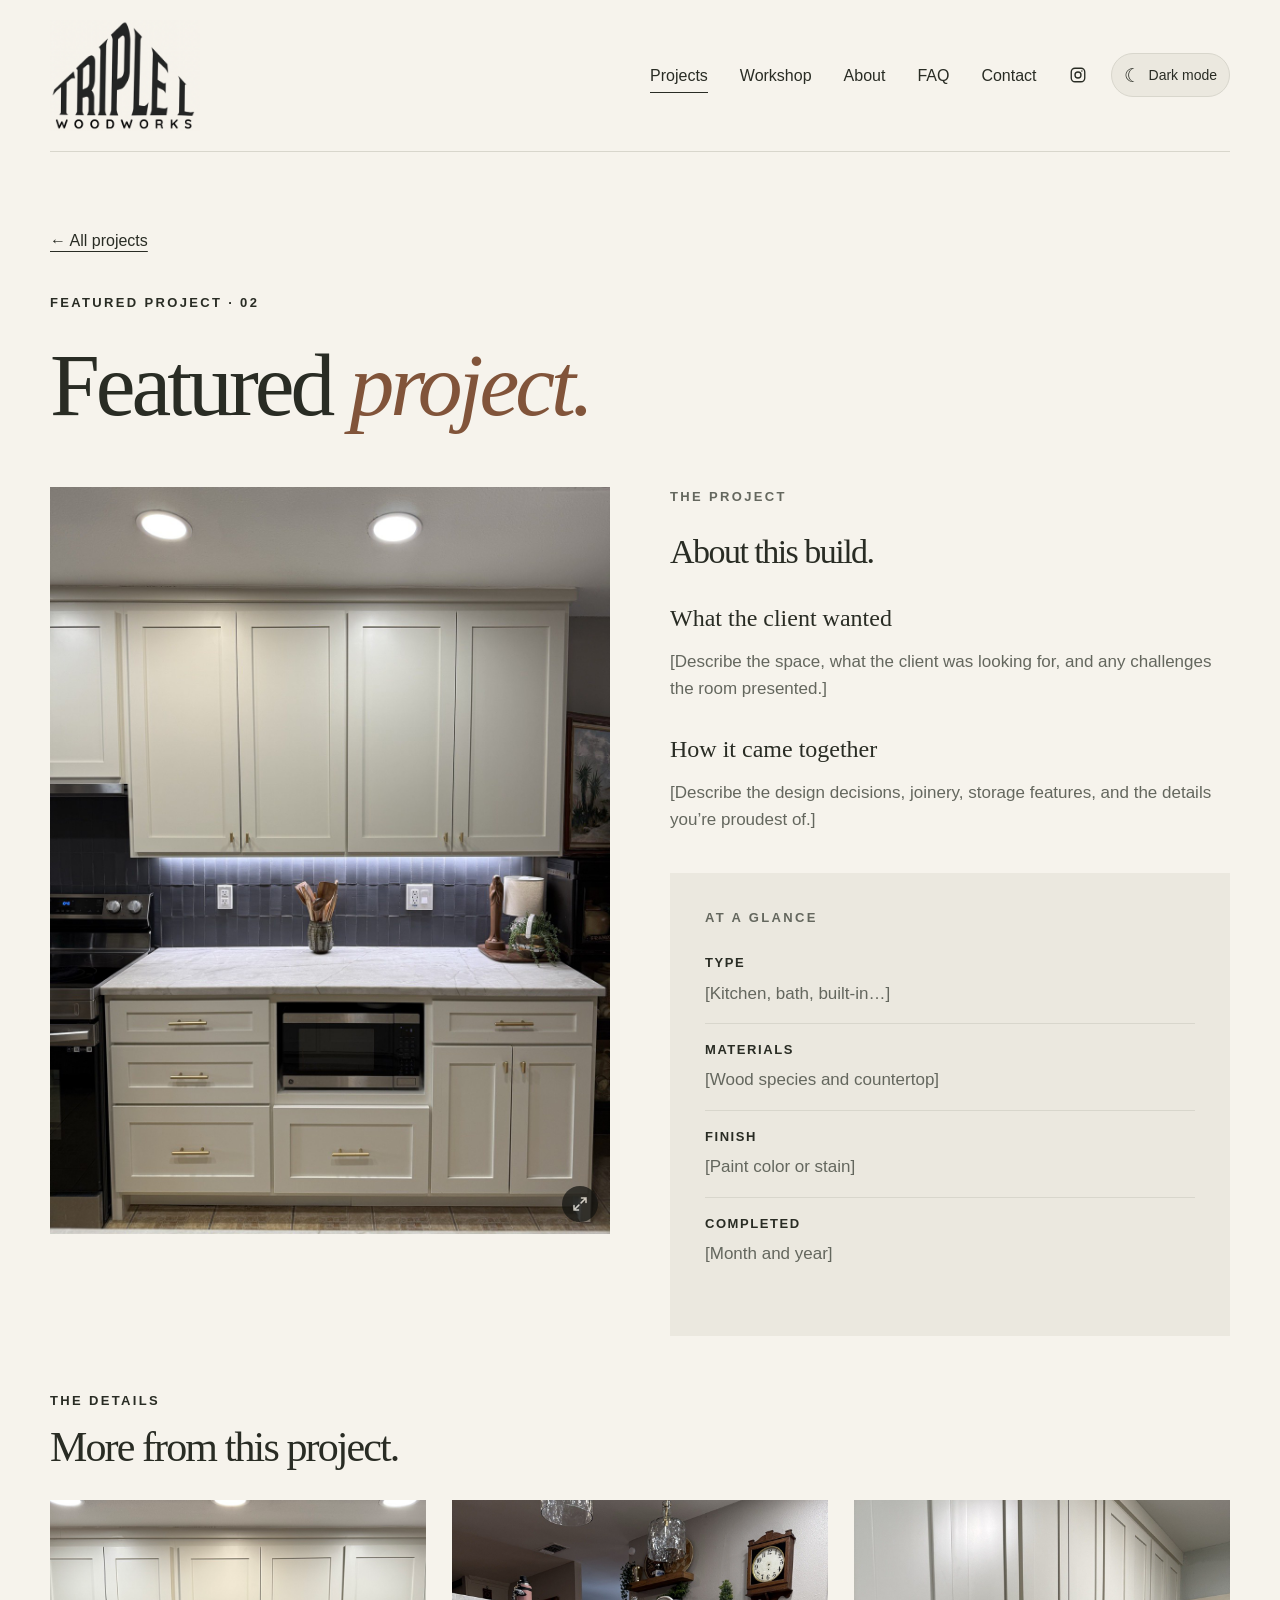
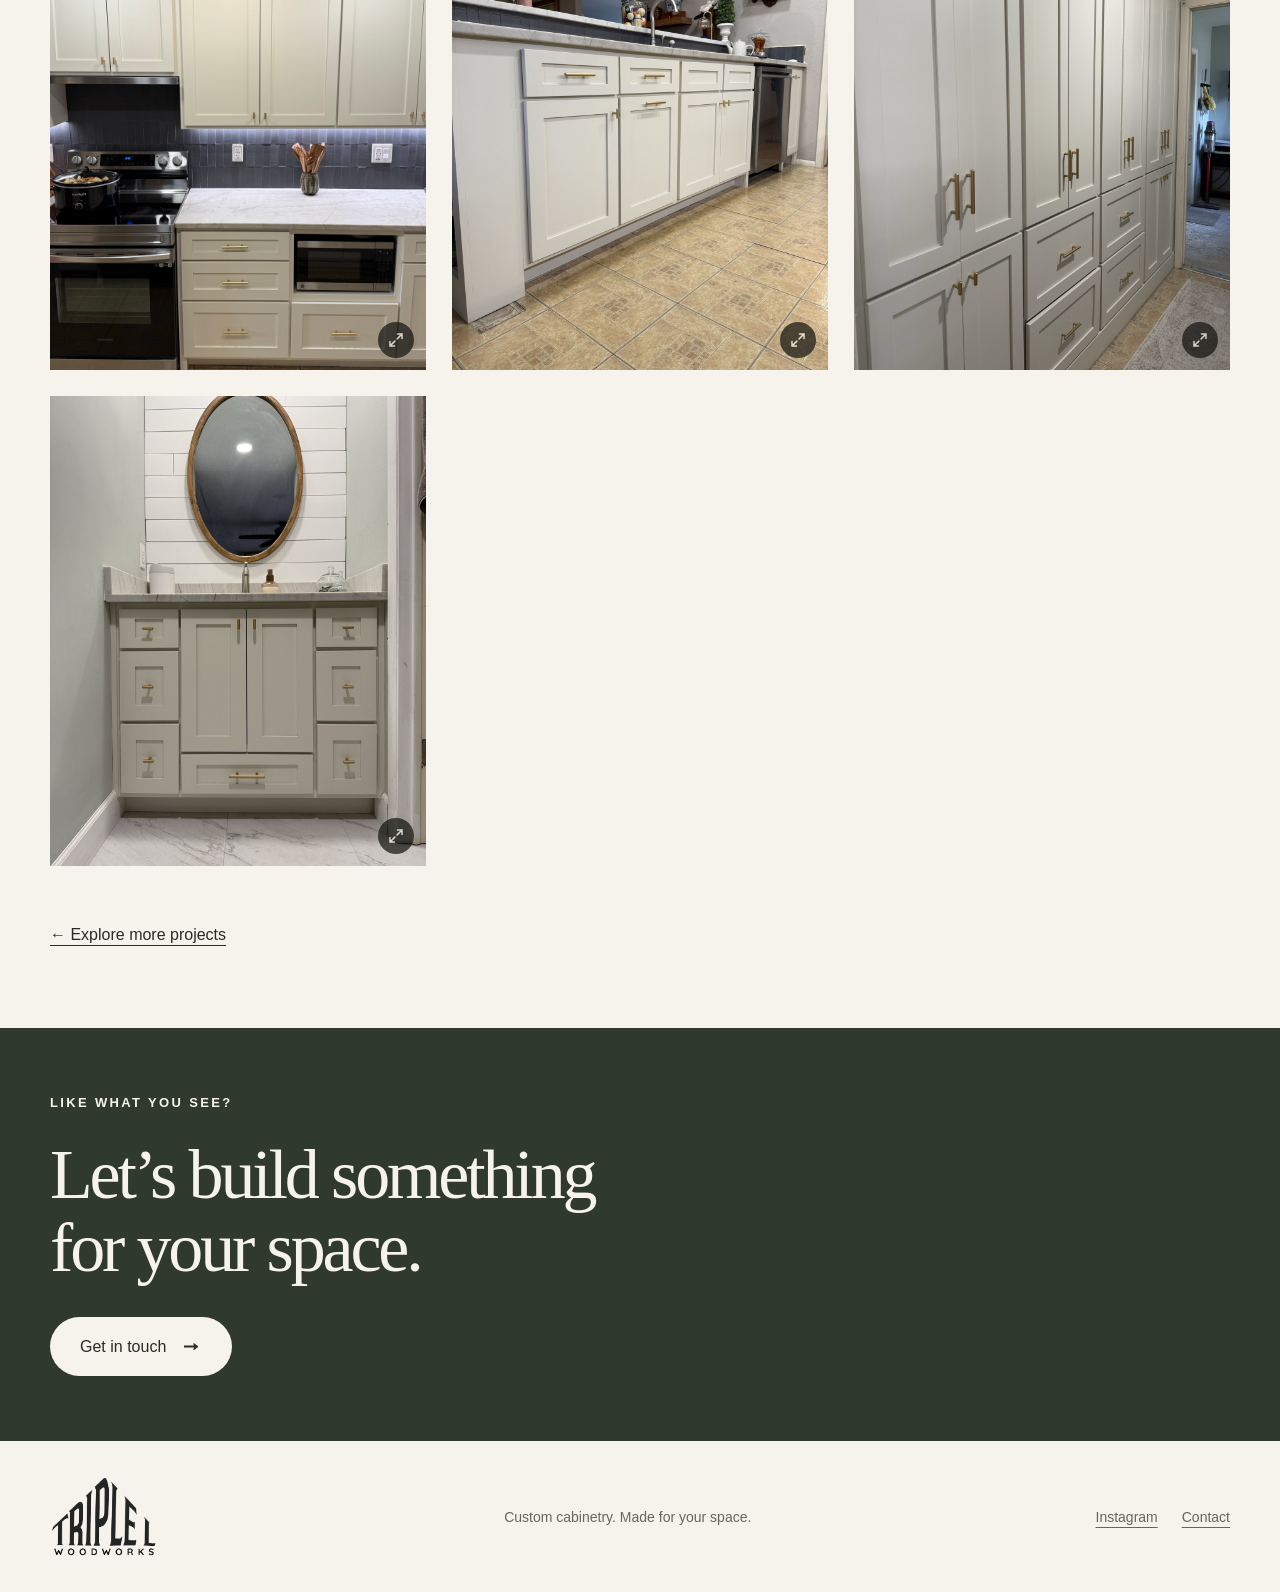
<file: project-02.html>
<!doctype html>
<html lang="en">
<head>
  <meta charset="utf-8">
  <meta name="viewport" content="width=device-width, initial-scale=1">
  <!-- Update the description and title below with this project's name. -->
  <meta name="description" content="A closer look at a custom cabinetry project from Triple L Woodworks.">
  <title>Featured Project 02 | Triple L Woodworks</title>
  <script src="theme.js"></script>
  <script src="lightbox.js" defer></script>
  <link rel="stylesheet" href="styles.css">
</head>
<body>
  <a class="skip" href="#main">Skip to content</a>
  <header class="site-header wrap">
    <a class="brand" href="index.html" aria-label="Triple L Woodworks home"><img class="brand-logo" src="assets/triple-l-logo.png" alt="Triple L Woodworks" width="716" height="529"></a>
    <nav aria-label="Main navigation"><a href="index.html" aria-current="true">Projects</a><a href="shop.html">Workshop</a><a href="about.html">About</a><a href="faq.html">FAQ</a><a href="contact.html">Contact</a><a class="nav-social" href="https://www.instagram.com/_lll_woodworks_/" target="_blank" rel="noopener" aria-label="Instagram"><svg viewBox="0 0 24 24" width="18" height="18" fill="none" stroke="currentColor" stroke-width="1.8" aria-hidden="true"><rect x="3" y="3" width="18" height="18" rx="5"/><circle cx="12" cy="12" r="4"/><circle cx="17.2" cy="6.8" r="1" fill="currentColor" stroke="none"/></svg></a></nav><button class="theme-toggle" type="button" aria-label="Switch to dark mode" aria-pressed="false" hidden><span class="theme-icon" aria-hidden="true">☾</span><span class="theme-label">Dark mode</span></button>
  </header>
  <main id="main">
    <section class="wrap contact-page project-page">
      <a class="text-link project-back" href="index.html#projects">← All projects</a>
      <p class="eyebrow">FEATURED PROJECT · 02</p>
      <!-- Replace with the project name. Wrap a word or two in <em> for the wood-colored accent. -->
      <h1>Featured <em>project.</em></h1>
      <div class="contact-layout project-layout">
        <img class="project-photo project-portrait" src="assets/project-02/white-shaker-kitchen-cabinets-builtin-microwave-under-cabinet-lighting.jpg" alt="White shaker kitchen cabinets with brass pulls, a built-in microwave niche, under-cabinet lighting, and a slate blue tile backsplash" width="1200" height="1600">
        <div class="project-body">
        <div class="about-story">
          <p class="eyebrow">THE PROJECT</p>
          <h2>About this build.</h2>
          <!-- Replace the following placeholder paragraphs with the story of this project. -->
          <section aria-labelledby="brief"><h3 id="brief">What the client wanted</h3><p>[Describe the space, what the client was looking for, and any challenges the room presented.]</p></section>
          <section aria-labelledby="build"><h3 id="build">How it came together</h3><p>[Describe the design decisions, joinery, storage features, and the details you’re proudest of.]</p></section>
        </div>
        <aside class="inquiry-guide">
          <p class="eyebrow">AT A GLANCE</p>
          <!-- Replace each value. Remove any row that doesn’t apply. -->
          <dl class="contact-details"><div><dt>Type</dt><dd>[Kitchen, bath, built-in…]</dd></div><div><dt>Materials</dt><dd>[Wood species and countertop]</dd></div><div><dt>Finish</dt><dd>[Paint color or stain]</dd></div><div><dt>Completed</dt><dd>[Month and year]</dd></div></dl>
        </aside>
        </div>
      </div>
      <section class="project-gallery" aria-labelledby="gallery-heading">
        <div class="section-heading"><div><p class="eyebrow">THE DETAILS</p><h2 id="gallery-heading">More from this project.</h2></div></div>
        <div class="project-grid">
          <!-- Copy an image tag to add more photos; they wrap onto new rows automatically. -->
          <img class="project-photo" src="assets/project-02/white-shaker-kitchen-cabinets-range-wall-blue-backsplash.jpg" alt="Full wall of white shaker kitchen cabinets around the range, with brass pulls, a built-in microwave, and a slate blue tile backsplash" width="1600" height="1200" loading="lazy">
          <img class="project-photo" src="assets/project-02/white-shaker-kitchen-sink-base-cabinets-dishwasher.jpg" alt="White shaker sink base cabinets and drawers with brass pulls beside a stainless dishwasher" width="1200" height="1600" loading="lazy">
          <img class="project-photo" src="assets/project-02/white-shaker-hallway-pantry-cabinets-brass-pulls.jpg" alt="Wall of tall white shaker pantry cabinets and drawers with brass pulls lining a hallway" width="1200" height="1600" loading="lazy">
          <img class="project-photo" src="assets/project-02/white-shaker-bathroom-vanity-oval-mirror-shiplap.jpg" alt="White shaker bathroom vanity with banks of drawers and brass pulls, under an oval wood mirror on a shiplap wall" width="1200" height="1600" loading="lazy">
        </div>
      </section>
      <a class="text-link" href="index.html#projects">← Explore more projects</a>
    </section>
    <section class="contact-strip"><div class="wrap"><p class="eyebrow">LIKE WHAT YOU SEE?</p><h2>Let’s build something<br>for your space.</h2><a class="button light" href="contact.html">Get in touch <span aria-hidden="true">→</span></a></div></section>
  </main>
  <footer class="wrap"><a class="brand" href="index.html" aria-label="Triple L Woodworks home"><img class="brand-logo" src="assets/triple-l-logo.png" alt="Triple L Woodworks" width="716" height="529"></a><p>Custom cabinetry. Made for your space.</p><div class="footer-links"><a href="https://www.instagram.com/_lll_woodworks_/" target="_blank" rel="noopener">Instagram</a><a href="contact.html">Contact</a></div></footer>
</body>
</html>
</file>
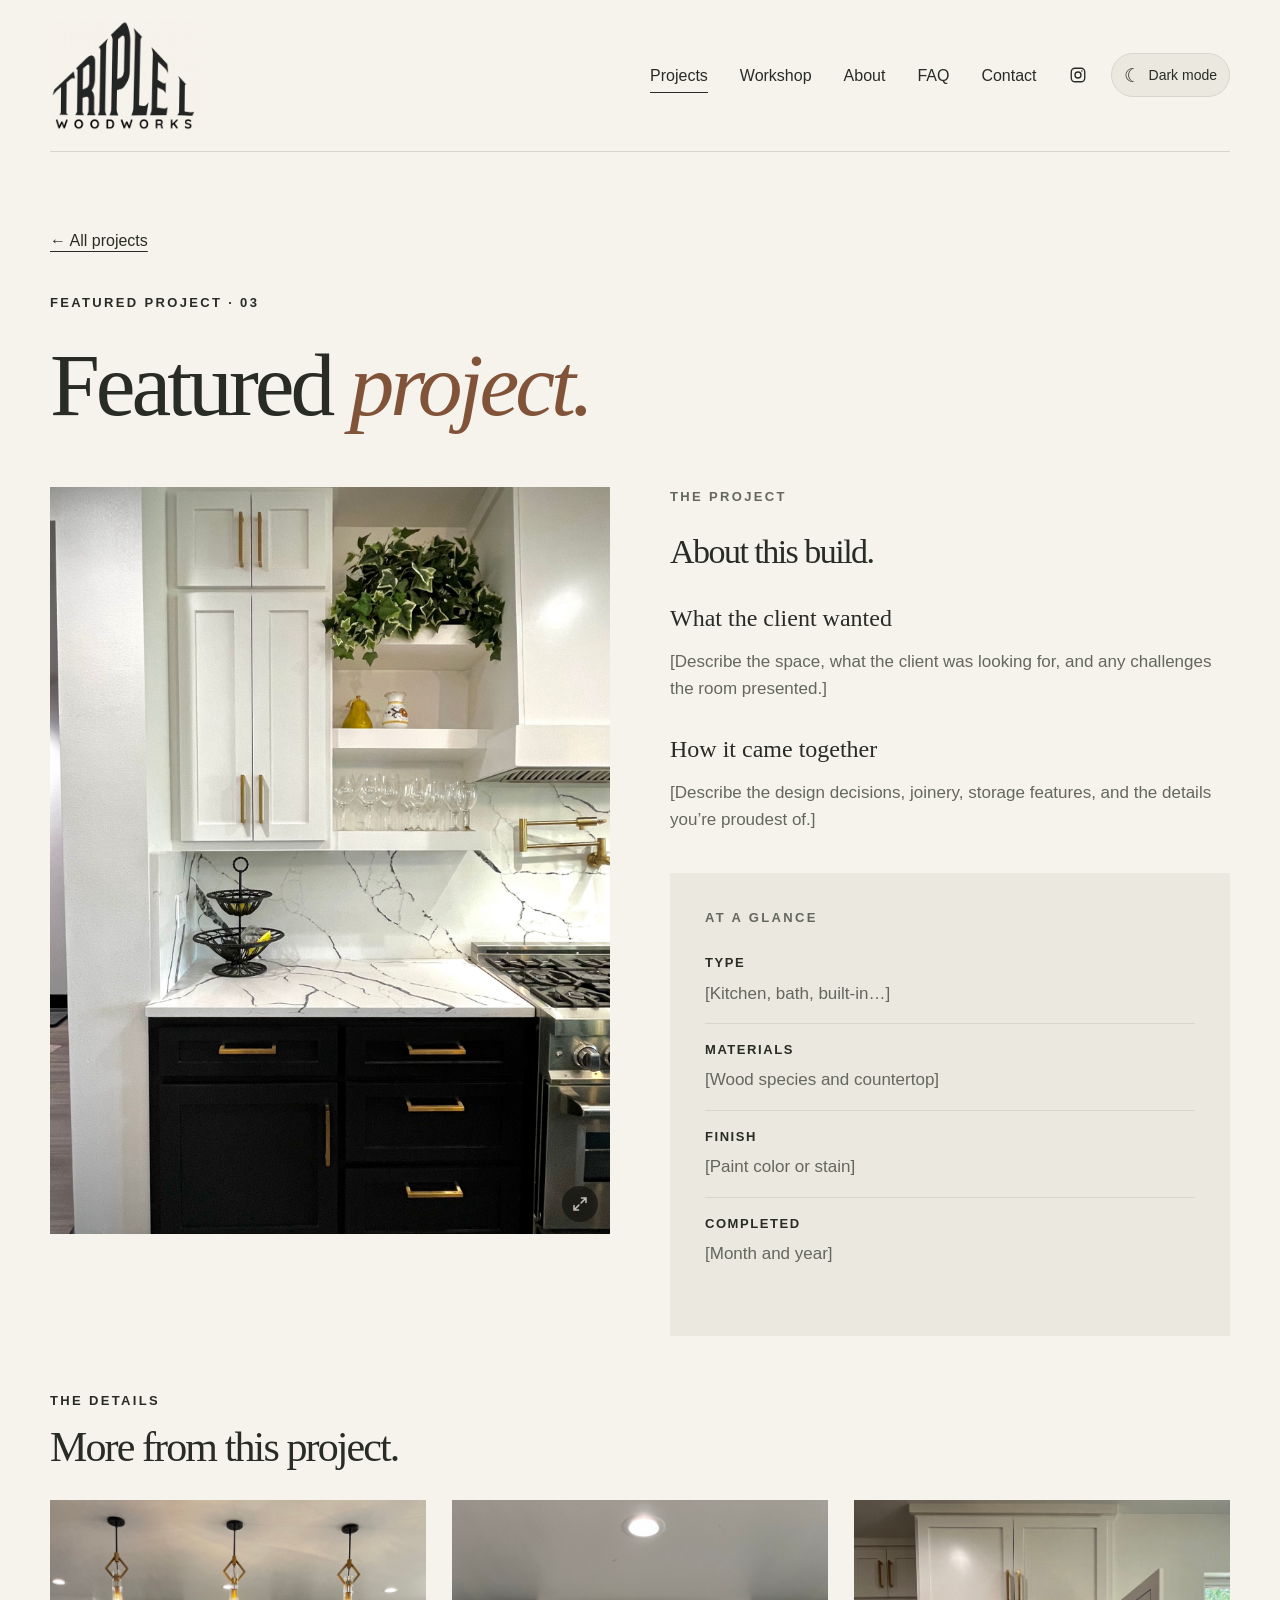
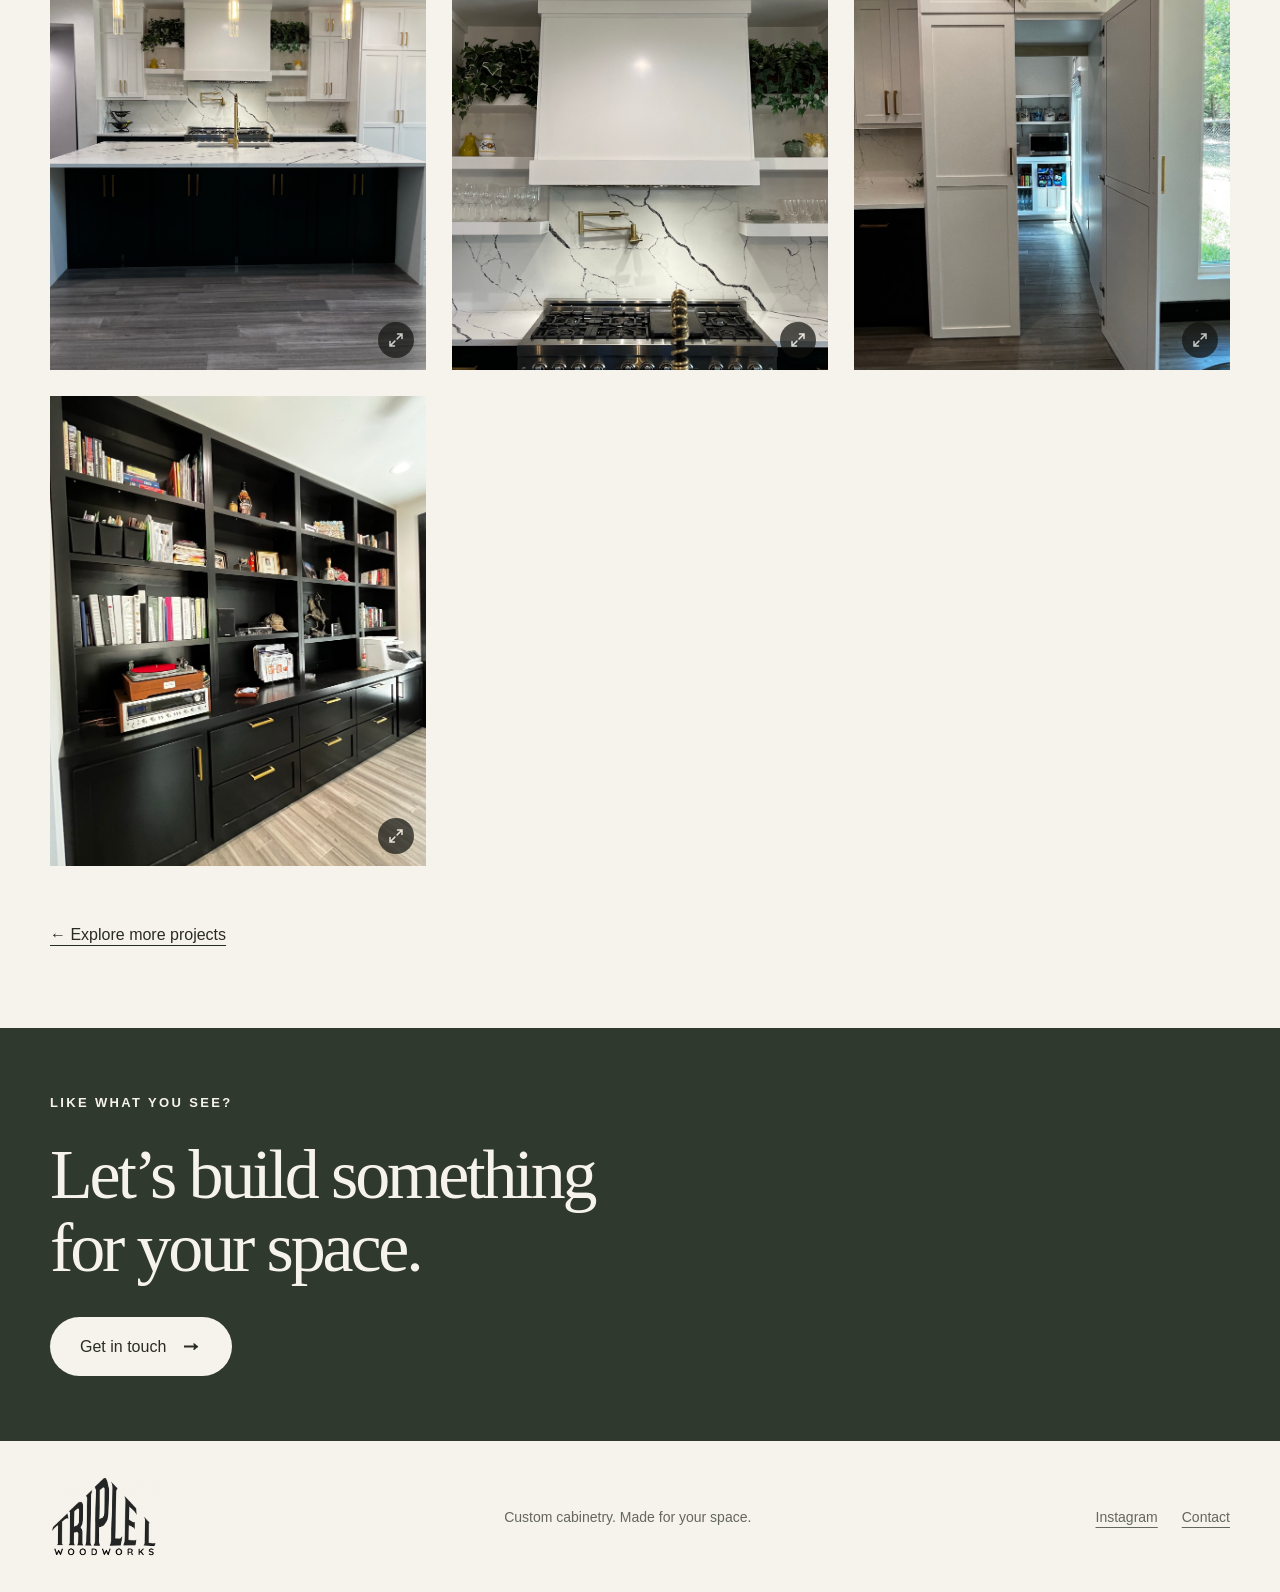
<file: project-03.html>
<!doctype html>
<html lang="en">
<head>
  <meta charset="utf-8">
  <meta name="viewport" content="width=device-width, initial-scale=1">
  <!-- Update the description and title below with this project's name. -->
  <meta name="description" content="A closer look at a custom cabinetry project from Triple L Woodworks.">
  <title>Featured Project 03 | Triple L Woodworks</title>
  <script src="theme.js"></script>
  <script src="lightbox.js" defer></script>
  <link rel="stylesheet" href="styles.css">
</head>
<body>
  <a class="skip" href="#main">Skip to content</a>
  <header class="site-header wrap">
    <a class="brand" href="index.html" aria-label="Triple L Woodworks home"><img class="brand-logo" src="assets/triple-l-logo.png" alt="Triple L Woodworks" width="716" height="529"></a>
    <nav aria-label="Main navigation"><a href="index.html" aria-current="true">Projects</a><a href="shop.html">Workshop</a><a href="about.html">About</a><a href="faq.html">FAQ</a><a href="contact.html">Contact</a><a class="nav-social" href="https://www.instagram.com/_lll_woodworks_/" target="_blank" rel="noopener" aria-label="Instagram"><svg viewBox="0 0 24 24" width="18" height="18" fill="none" stroke="currentColor" stroke-width="1.8" aria-hidden="true"><rect x="3" y="3" width="18" height="18" rx="5"/><circle cx="12" cy="12" r="4"/><circle cx="17.2" cy="6.8" r="1" fill="currentColor" stroke="none"/></svg></a></nav><button class="theme-toggle" type="button" aria-label="Switch to dark mode" aria-pressed="false" hidden><span class="theme-icon" aria-hidden="true">☾</span><span class="theme-label">Dark mode</span></button>
  </header>
  <main id="main">
    <section class="wrap contact-page project-page">
      <a class="text-link project-back" href="index.html#projects">← All projects</a>
      <p class="eyebrow">FEATURED PROJECT · 03</p>
      <!-- Replace with the project name. Wrap a word or two in <em> for the wood-colored accent. -->
      <h1>Featured <em>project.</em></h1>
      <div class="contact-layout project-layout">
        <img class="project-photo project-portrait" src="assets/project-03/kitchen-cabinets-side-1600.jpg" alt="White shaker upper cabinets and open shelves above black lower drawers with brass pulls and a white marble-look countertop" width="1600" height="2284">
        <div class="project-body">
        <div class="about-story">
          <p class="eyebrow">THE PROJECT</p>
          <h2>About this build.</h2>
          <!-- Replace the following placeholder paragraphs with the story of this project. -->
          <section aria-labelledby="brief"><h3 id="brief">What the client wanted</h3><p>[Describe the space, what the client was looking for, and any challenges the room presented.]</p></section>
          <section aria-labelledby="build"><h3 id="build">How it came together</h3><p>[Describe the design decisions, joinery, storage features, and the details you’re proudest of.]</p></section>
        </div>
        <aside class="inquiry-guide">
          <p class="eyebrow">AT A GLANCE</p>
          <!-- Replace each value. Remove any row that doesn’t apply. -->
          <dl class="contact-details"><div><dt>Type</dt><dd>[Kitchen, bath, built-in…]</dd></div><div><dt>Materials</dt><dd>[Wood species and countertop]</dd></div><div><dt>Finish</dt><dd>[Paint color or stain]</dd></div><div><dt>Completed</dt><dd>[Month and year]</dd></div></dl>
        </aside>
        </div>
      </div>
      <section class="project-gallery" aria-labelledby="gallery-heading">
        <div class="section-heading"><div><p class="eyebrow">THE DETAILS</p><h2 id="gallery-heading">More from this project.</h2></div></div>
        <div class="project-grid">
          <!-- Copy an image tag to add more photos; they wrap onto new rows automatically. -->
          <img class="project-photo" src="assets/project-03/kitchen-island-pendants-1600.jpg" alt="Black waterfall kitchen island with a white marble-look top under three brass and glass pendant lights" width="1599" height="2133" loading="lazy">
          <img class="project-photo" src="assets/project-03/range-hood-shelves-1600.jpg" alt="White range hood flanked by open floating shelves and shaker cabinets with brass pulls above a marble-look backsplash" width="1600" height="1200" loading="lazy">
          <img class="project-photo" src="assets/project-03/hidden-pantry-door-1600.jpg" alt="Tall white pantry cabinet door swung open to reveal a walk-in pantry hidden behind it" width="1599" height="2133" loading="lazy">
          <img class="project-photo" src="assets/project-03/black-built-in-shelves-1600.jpg" alt="Wall of black built-in bookshelves over lower drawers and cabinets with brass pulls" width="1599" height="2133" loading="lazy">
        </div>
      </section>
      <a class="text-link" href="index.html#projects">← Explore more projects</a>
    </section>
    <section class="contact-strip"><div class="wrap"><p class="eyebrow">LIKE WHAT YOU SEE?</p><h2>Let’s build something<br>for your space.</h2><a class="button light" href="contact.html">Get in touch <span aria-hidden="true">→</span></a></div></section>
  </main>
  <footer class="wrap"><a class="brand" href="index.html" aria-label="Triple L Woodworks home"><img class="brand-logo" src="assets/triple-l-logo.png" alt="Triple L Woodworks" width="716" height="529"></a><p>Custom cabinetry. Made for your space.</p><div class="footer-links"><a href="https://www.instagram.com/_lll_woodworks_/" target="_blank" rel="noopener">Instagram</a><a href="contact.html">Contact</a></div></footer>
</body>
</html>
</file>
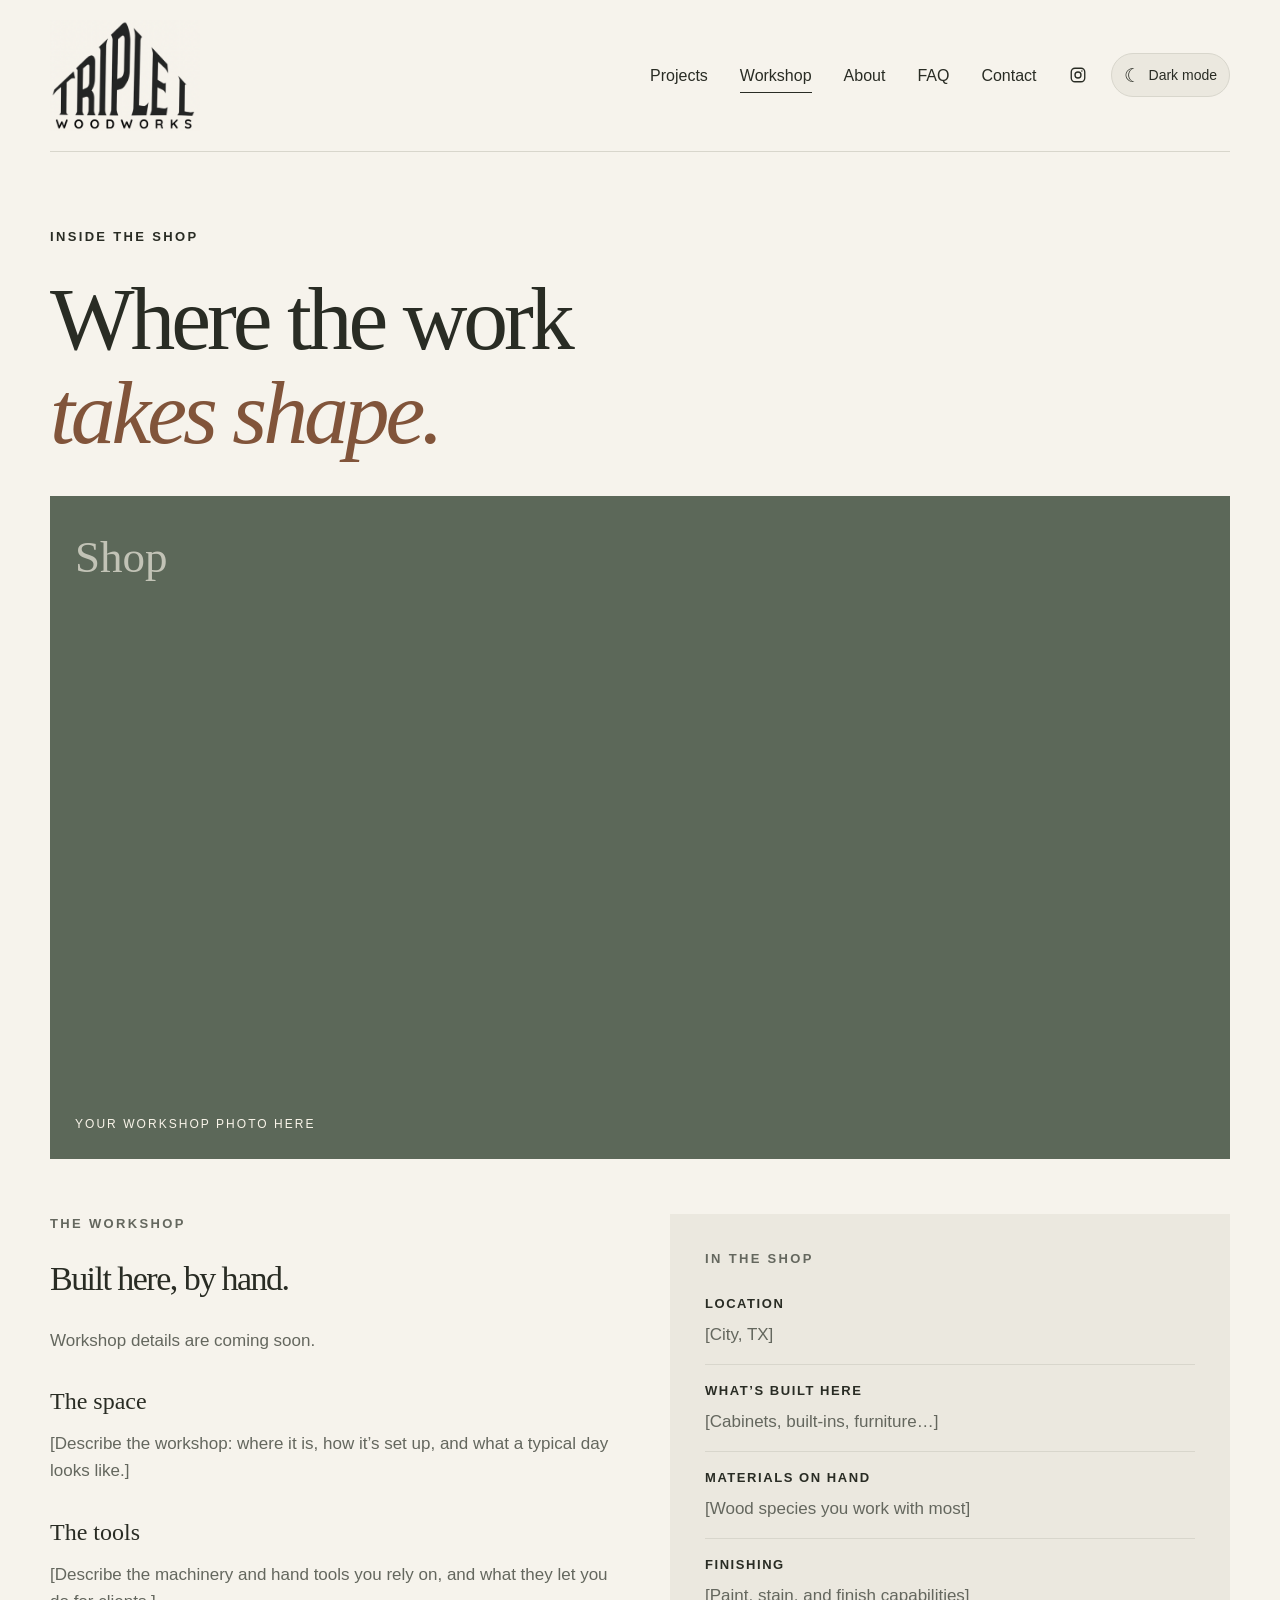
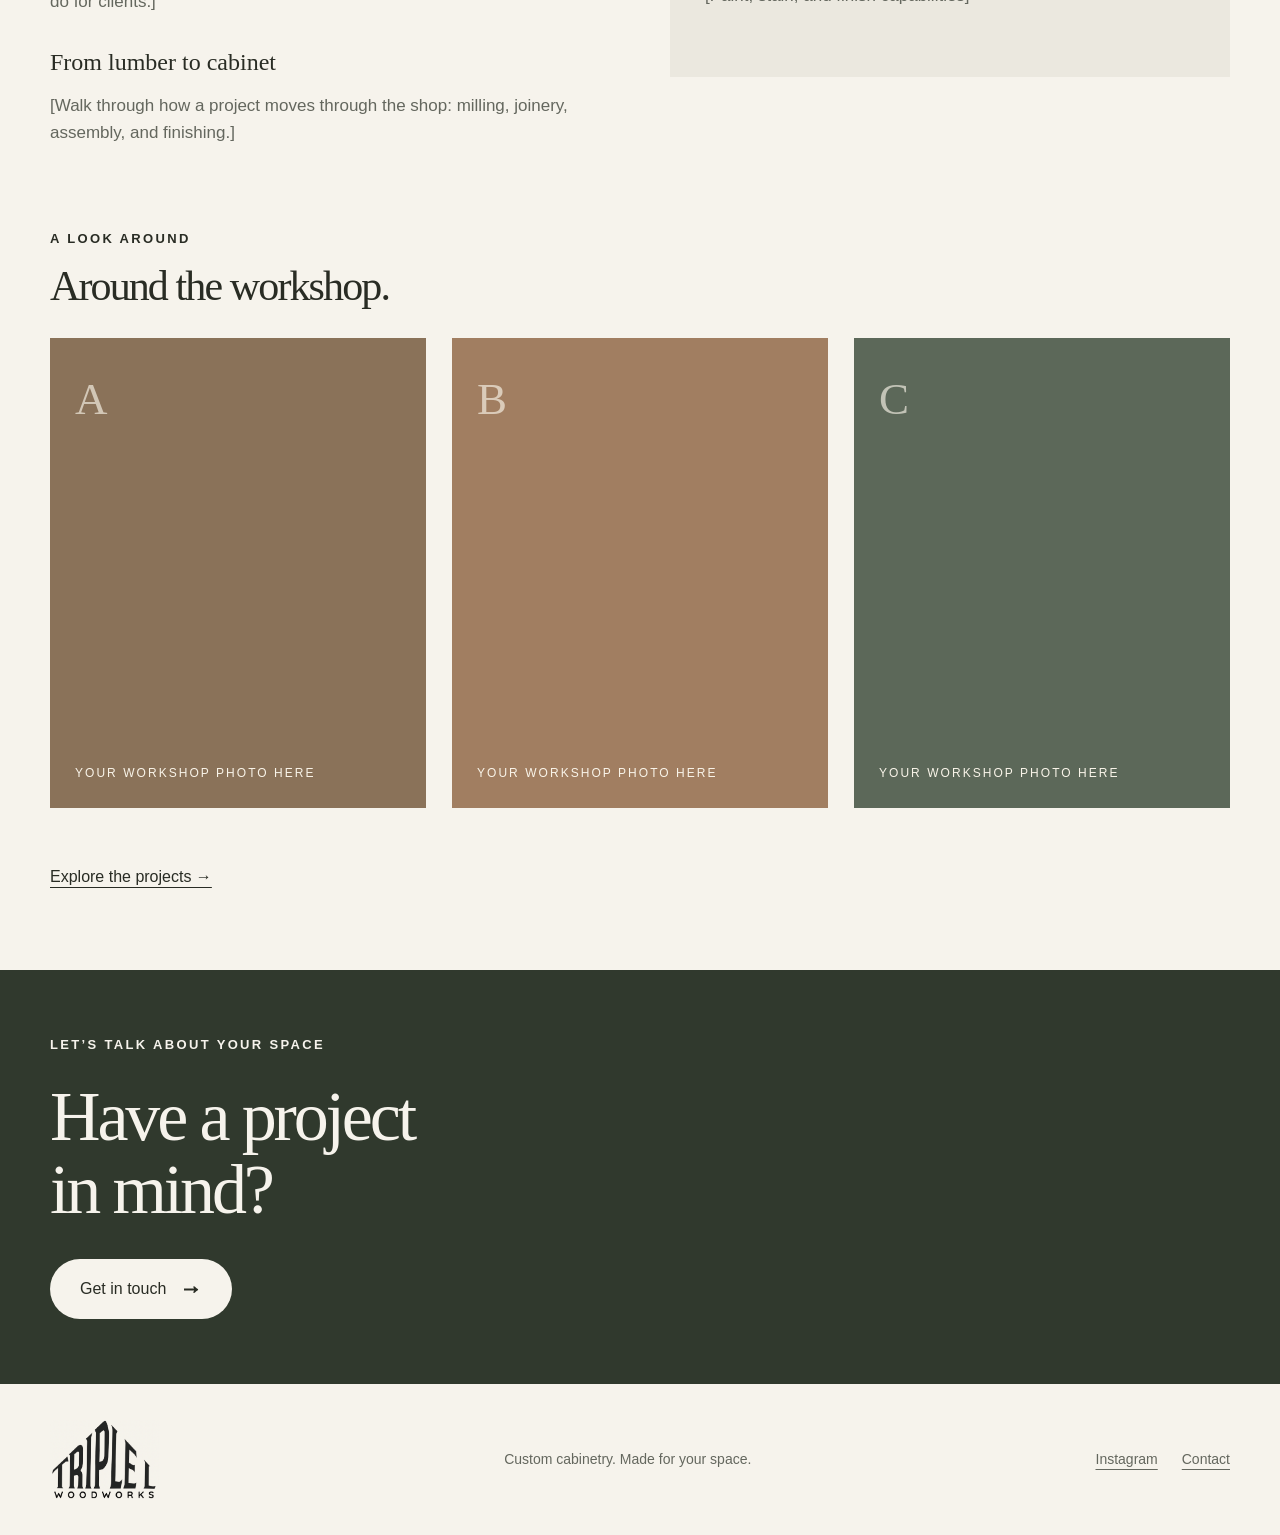
<file: shop.html>
<!doctype html>
<html lang="en">
<head>
  <meta charset="utf-8">
  <meta name="viewport" content="width=device-width, initial-scale=1">
  <meta name="description" content="A look inside the Triple L Woodworks shop, where every piece of custom cabinetry is built.">
  <title>Inside the Shop | Triple L Woodworks</title>
  <script src="theme.js"></script>
  <script src="lightbox.js" defer></script>
  <link rel="stylesheet" href="styles.css">
</head>
<body>
  <a class="skip" href="#main">Skip to content</a>
  <header class="site-header wrap">
    <a class="brand" href="index.html" aria-label="Triple L Woodworks home"><img class="brand-logo" src="assets/triple-l-logo.png" alt="Triple L Woodworks" width="716" height="529"></a>
    <nav aria-label="Main navigation"><a href="index.html">Projects</a><a href="shop.html" aria-current="page">Workshop</a><a href="about.html">About</a><a href="faq.html">FAQ</a><a href="contact.html">Contact</a><a class="nav-social" href="https://www.instagram.com/_lll_woodworks_/" target="_blank" rel="noopener" aria-label="Instagram"><svg viewBox="0 0 24 24" width="18" height="18" fill="none" stroke="currentColor" stroke-width="1.8" aria-hidden="true"><rect x="3" y="3" width="18" height="18" rx="5"/><circle cx="12" cy="12" r="4"/><circle cx="17.2" cy="6.8" r="1" fill="currentColor" stroke="none"/></svg></a></nav><button class="theme-toggle" type="button" aria-label="Switch to dark mode" aria-pressed="false" hidden><span class="theme-icon" aria-hidden="true">☾</span><span class="theme-label">Dark mode</span></button>
  </header>
  <main id="main">
    <section class="wrap contact-page project-page">
      <p class="eyebrow">INSIDE THE SHOP</p>
      <h1>Where the work<br><em>takes shape.</em></h1>
      <!-- Replace this placeholder with a wide photo of your workshop:
      <img class="project-photo project-lead" src="assets/shop/workshop-main.jpg" alt="Describe the workshop shown in your photo" width="1600" height="900">
      -->
      <div class="photo-placeholder tone-two project-lead"><span aria-hidden="true">Shop</span><p>YOUR WORKSHOP PHOTO HERE</p></div>
      <div class="contact-layout project-layout">
        <div class="about-story">
          <p class="eyebrow">THE WORKSHOP</p>
          <h2>Built here, by hand.</h2>
          <!-- Replace the following placeholder paragraphs with details about your workshop. -->
          <p class="editor-note">Workshop details are coming soon.</p>
          <section aria-labelledby="space"><h3 id="space">The space</h3><p>[Describe the workshop: where it is, how it’s set up, and what a typical day looks like.]</p></section>
          <section aria-labelledby="tools"><h3 id="tools">The tools</h3><p>[Describe the machinery and hand tools you rely on, and what they let you do for clients.]</p></section>
          <section aria-labelledby="process"><h3 id="process">From lumber to cabinet</h3><p>[Walk through how a project moves through the shop: milling, joinery, assembly, and finishing.]</p></section>
        </div>
        <aside class="inquiry-guide">
          <p class="eyebrow">IN THE SHOP</p>
          <!-- Replace each value. Remove any row that doesn’t apply. -->
          <dl class="contact-details"><div><dt>Location</dt><dd>[City, TX]</dd></div><div><dt>What’s built here</dt><dd>[Cabinets, built-ins, furniture…]</dd></div><div><dt>Materials on hand</dt><dd>[Wood species you work with most]</dd></div><div><dt>Finishing</dt><dd>[Paint, stain, and finish capabilities]</dd></div></dl>
        </aside>
      </div>
      <section class="project-gallery" aria-labelledby="gallery-heading">
        <div class="section-heading"><div><p class="eyebrow">A LOOK AROUND</p><h2 id="gallery-heading">Around the workshop.</h2></div></div>
        <div class="project-grid">
          <!-- Replace each placeholder below with your own image. Example:
          <img class="project-photo" src="assets/shop/workshop-01.jpg" alt="Describe the workshop shown in your photo" width="1200" height="1500" loading="lazy">
          Copy an image tag to add more photos; they wrap onto new rows automatically. -->
          <div class="photo-placeholder tone-one"><span aria-hidden="true">A</span><p>YOUR WORKSHOP PHOTO HERE</p></div>
          <div class="photo-placeholder tone-three"><span aria-hidden="true">B</span><p>YOUR WORKSHOP PHOTO HERE</p></div>
          <div class="photo-placeholder tone-two"><span aria-hidden="true">C</span><p>YOUR WORKSHOP PHOTO HERE</p></div>
        </div>
      </section>
      <a class="text-link" href="index.html#projects">Explore the projects →</a>
    </section>
    <section class="contact-strip"><div class="wrap"><p class="eyebrow">LET’S TALK ABOUT YOUR SPACE</p><h2>Have a project<br>in mind?</h2><a class="button light" href="contact.html">Get in touch <span aria-hidden="true">→</span></a></div></section>
  </main>
  <footer class="wrap"><a class="brand" href="index.html" aria-label="Triple L Woodworks home"><img class="brand-logo" src="assets/triple-l-logo.png" alt="Triple L Woodworks" width="716" height="529"></a><p>Custom cabinetry. Made for your space.</p><div class="footer-links"><a href="https://www.instagram.com/_lll_woodworks_/" target="_blank" rel="noopener">Instagram</a><a href="contact.html">Contact</a></div></footer>
</body>
</html>
</file>
<file: styles.css>
:root{--paper:#f6f3ec;--ink:#292c24;--muted:#64675e;--wood:#81543a;--line:#d8d6cc;--green:#30392d}*{box-sizing:border-box}html{scroll-behavior:smooth}body{margin:0;background:var(--paper);color:var(--ink);font-family:Arial,Helvetica,sans-serif;line-height:1.6}a{color:inherit;text-underline-offset:5px}a:focus-visible{outline:3px solid var(--wood);outline-offset:6px}.wrap{width:min(1180px,calc(100% - 96px));margin:auto}.site-header{display:flex;justify-content:space-between;align-items:center;padding:30px 0;border-bottom:1px solid var(--line)}.brand{text-decoration:none;font-weight:800;letter-spacing:.1em;font-size:21px;line-height:1.2}.brand span{display:block;font-size:10px;letter-spacing:.34em;margin-top:7px}nav{display:flex;gap:32px;font-size:14px}nav a{text-decoration:none}nav a[aria-current]{text-decoration:underline}.eyebrow{font-size:11px;font-weight:700;letter-spacing:.18em;margin:0 0 24px}.hero{padding-top:76px;padding-bottom:70px}h1,h2,h3,p{margin-top:0}h1,h2{font-family:Georgia,'Times New Roman',serif;font-weight:400;line-height:1.05;letter-spacing:-.045em}h1{font-size:clamp(60px,8vw,110px);margin-bottom:36px}h1 em{color:var(--wood);font-weight:400}.hero-bottom{display:flex;justify-content:space-between;align-items:end;gap:40px}.hero-bottom p{max-width:430px;color:var(--muted);margin:0;font-size:17px}.button{display:inline-flex;gap:42px;justify-content:space-between;align-items:center;background:var(--green);color:white;padding:17px 25px;text-decoration:none;font-size:14px;white-space:nowrap}.button:hover{background:var(--wood)}.projects{padding-top:50px;padding-bottom:90px;border-top:1px solid var(--line)}.section-heading{display:flex;justify-content:space-between;align-items:end;gap:30px;margin-bottom:30px}.section-heading h2{font-size:42px;margin:0}.section-heading .eyebrow{margin-bottom:14px}.section-heading>p{font-size:13px;color:var(--muted);margin:0}.editor-note{font-size:13px;color:var(--muted);margin-bottom:24px}.project-grid{display:grid;grid-template-columns:repeat(3,1fr);gap:26px}.photo-placeholder,.project-photo{aspect-ratio:4/5;width:100%;object-fit:cover}.photo-placeholder{display:flex;flex-direction:column;justify-content:space-between;padding:25px;color:#f9f4e9}.photo-placeholder span{font-family:Georgia,serif;font-size:45px;opacity:.65}.photo-placeholder p{font-size:10px;letter-spacing:.17em;margin:0}.tone-one{background:#8a7259}.tone-two{background:#5c6859}.tone-three{background:#a17e61}.project-caption{padding-top:18px}.project-caption h3{font-family:Georgia,serif;font-size:24px;font-weight:400;margin-bottom:5px}.project-caption p{font-size:13px;color:var(--muted)}.contact-strip{background:var(--green);color:var(--paper);padding:65px 0}.contact-strip h2{font-size:clamp(45px,6vw,70px);margin-bottom:32px}.light{background:var(--paper);color:var(--ink)}.light:hover{background:#e1d7c7}footer{display:flex;justify-content:space-between;align-items:center;gap:30px;padding:35px 0}footer p,footer>a:last-child{font-size:12px;color:var(--muted);margin:0}footer .brand{font-size:16px}.contact-page{padding-top:75px;padding-bottom:80px}.contact-page h1{font-size:clamp(54px,7vw,90px)}.contact-layout{display:grid;grid-template-columns:1fr 1fr;gap:100px;margin:55px 0}.contact-layout h2{font-size:34px;line-height:1.15}.contact-layout p{color:var(--muted)}.contact-details{margin-top:35px}.contact-details div{border-top:1px solid var(--line);padding:16px 0}.contact-details dt{font-size:11px;letter-spacing:.12em;text-transform:uppercase;font-weight:bold}.contact-details dd{margin:6px 0 0;font-size:15px;color:var(--muted)}.inquiry-guide{background:var(--panel);padding:35px}.inquiry-guide ul{padding-left:20px;color:var(--muted)}.inquiry-guide li{margin-bottom:12px}.small{font-size:13px}.text-link{font-size:14px}.skip{position:absolute;left:20px;top:-100px;background:var(--paper);padding:12px;z-index:1}.skip:focus{top:10px}@media(max-width:760px){.wrap{width:calc(100% - 40px)}.site-header{padding:24px 0}.brand{font-size:17px}nav{gap:20px}.hero,.contact-page{padding-top:48px}.hero-bottom,.section-heading{display:block}.hero-bottom .button{margin-top:28px}.section-heading>p{margin-top:18px}.project-grid{grid-template-columns:1fr}.photo-placeholder,.project-photo{aspect-ratio:4/3}.projects{padding-bottom:45px}.section-heading h2{font-size:34px}.contact-layout{grid-template-columns:1fr;gap:30px;margin-top:35px}footer{flex-wrap:wrap}footer p{width:100%;order:3}.inquiry-guide{padding:25px}}@media(prefers-reduced-motion:reduce){html{scroll-behavior:auto}}

.about-layout{align-items:start;gap:60px}.about-photo{min-height:420px}.about-story h3{font-family:Georgia,'Times New Roman',serif;font-size:24px;font-weight:400;margin-bottom:10px}.about-story section{margin:28px 0}.about-story .editor-note{font-size:15px}@media(max-width:760px){.site-header{flex-wrap:wrap;gap:22px}.site-header nav{flex-wrap:wrap;gap:20px}.about-layout{gap:30px}.about-photo{min-height:280px}}

/* Subtle motion. Cross-page fades work on supported browsers when hosted. */
@view-transition { navigation: auto; }
::view-transition-old(root) { animation: page-out 180ms ease both; }
::view-transition-new(root) { animation: page-in 280ms ease both; }
@keyframes page-out { to { opacity: 0; } }
@keyframes page-in { from { opacity: 0; } to { opacity: 1; } }
@keyframes entrance { from { opacity: 0; transform: translateY(12px); } to { opacity: 1; transform: translateY(0); } }
nav a { position: relative; padding-block: 5px; transition: color 180ms ease; }
nav a[aria-current] { text-decoration: none; }
nav a::after { content: ""; position: absolute; left: 0; right: 0; bottom: 0; height: 1px; background: currentColor; transform: scaleX(0); transform-origin: left; transition: transform 220ms ease; }
nav a[aria-current]::after, nav a:focus-visible::after { transform: scaleX(1); }
.button { transition: background-color 220ms ease, color 220ms ease, transform 220ms ease, box-shadow 220ms ease; }
.button span { display: inline-block; transition: transform 220ms ease; }
.button:active { transform: translateY(1px) scale(.98); box-shadow: none; }
.brand, .text-link { transition: color 180ms ease; }
.project .photo-placeholder, .project .project-photo { transition: transform 350ms ease, box-shadow 350ms ease; }
@media (hover: hover) and (pointer: fine) {
  nav a:hover, .brand:hover, .text-link:hover { color: var(--wood); }
  nav a:hover::after { transform: scaleX(1); }
  .button:hover { transform: translateY(-2px); box-shadow: 0 7px 18px rgb(41 44 36 / 12%); }
  .button:hover span { transform: translate(3px, -3px); }
  .button:active { transform: translateY(1px) scale(.98); }
  .project:hover .photo-placeholder, .project:hover .project-photo { transform: translateY(-4px); box-shadow: 0 12px 22px rgb(41 44 36 / 12%); }
}
@media (prefers-reduced-motion: no-preference) {
  .hero > .eyebrow, .contact-page > .eyebrow { animation: entrance 450ms ease both; }
  .hero > h1, .contact-page > h1 { animation: entrance 550ms ease 60ms both; }
  .hero-bottom, .contact-layout { animation: entrance 600ms ease 120ms both; }
}
@media (prefers-reduced-motion: reduce) {
  *, *::before, *::after { animation: none !important; transition: none !important; scroll-behavior: auto !important; }
  ::view-transition-old(root), ::view-transition-new(root) { animation: none !important; }
}

/* Original company logo, shown without cropping or stretching. */
.brand { display: inline-flex; flex-shrink: 0; align-items: center; }
.brand-logo { display: block; width: 150px; height: auto; mix-blend-mode: multiply; }
.site-header { gap: 24px; padding-block: 20px; }
footer .brand-logo { width: 110px; }
@media (max-width: 760px) {
  .brand-logo { width: 112px; }
  footer .brand-logo { width: 90px; }
  .site-header { gap: 18px; }
  .site-header nav { gap: 16px; font-size: 13px; }
}

/* Theme colors stay warm in both modes. */
:root { color-scheme: light; --panel: #ebe8df; --accent: #81543a; --strip: #30392d; --strip-ink: #f6f3ec; --button: #5f7156; --button-hover: #81543a; --lightbox-bg: rgb(17 19 15 / 94%); --lightbox-ink: #f0ece2; --lightbox-control: rgb(240 236 226 / 14%); }
:root[data-theme="dark"] { color-scheme: dark; --paper: #20231e; --ink: #f0ece2; --muted: #babeb2; --wood: #dab18b; --line: #454c40; --green: #30392d; --panel: #2b3028; --accent: #dab18b; --strip: #151a14; --strip-ink: #f0ece2; --button: #5f7156; --button-hover: #81543a; --lightbox-bg: rgb(17 19 15 / 94%); --lightbox-ink: #f0ece2; --lightbox-control: rgb(240 236 226 / 14%); }
/* Device preference also works if JavaScript is unavailable. */
@media (prefers-color-scheme: dark) {
  :root:not([data-theme]) { color-scheme: dark; --paper: #20231e; --ink: #f0ece2; --muted: #babeb2; --wood: #dab18b; --line: #454c40; --green: #30392d; --panel: #2b3028; --accent: #dab18b; --strip: #151a14; --strip-ink: #f0ece2; --button: #5f7156; --button-hover: #81543a; --lightbox-bg: rgb(17 19 15 / 94%); --lightbox-ink: #f0ece2; --lightbox-control: rgb(240 236 226 / 14%); }
  :root:not([data-theme]) .brand-logo { filter: invert(1); mix-blend-mode: screen; }
}
.site-header nav { margin-left: auto; }
.theme-toggle { display: inline-flex; align-items: center; justify-content: center; gap: 8px; min-height: 44px; padding: 8px 12px; border: 1px solid var(--line); border-radius: 999px; background: var(--panel); color: var(--ink); font: inherit; font-size: 12px; cursor: pointer; transition: border-color 180ms ease, background-color 180ms ease, transform 180ms ease; }
.theme-toggle[hidden] { display: none; }
.theme-icon { font-size: 19px; line-height: 1; }
.theme-toggle:hover { border-color: var(--accent); }
.theme-toggle:active { transform: scale(.96); }
.theme-toggle:focus-visible { outline: 3px solid var(--accent); outline-offset: 4px; }
:root[data-theme="dark"] .brand-logo { filter: invert(1); mix-blend-mode: screen; }
.contact-strip { background: var(--strip); color: var(--strip-ink); }
:root[data-theme="dark"] .light { background: #f0ece2; color: #20231e; }
:root[data-theme="dark"] .light:hover { background: #dacdb8; }
@media (max-width: 760px) {
  .site-header { column-gap: 12px; }
  .theme-toggle { padding-inline: 10px; }
  .theme-label { position: absolute; width: 1px; height: 1px; overflow: hidden; clip-path: inset(50%); }
}
@media (prefers-reduced-motion: reduce) { .theme-toggle { transition: none; } }

/* Native disclosure controls work with mouse, touch, keyboard, and without JS. */
.faq-intro { max-width: 560px; color: var(--muted); font-size: 17px; }
.faq-list { max-width: 850px; margin-top: 48px; border-top: 1px solid var(--line); }
.faq-item { border-bottom: 1px solid var(--line); }
.faq-item summary { display: flex; align-items: center; justify-content: space-between; gap: 24px; padding: 24px 0; cursor: pointer; list-style: none; font-family: Georgia, 'Times New Roman', serif; font-size: 24px; line-height: 1.35; transition: color 180ms ease; }
.faq-item summary::-webkit-details-marker { display: none; }
.faq-item summary::after { content: '+'; flex-shrink: 0; font-family: Arial, sans-serif; font-size: 24px; font-weight: 400; color: var(--accent); }
.faq-item[open] summary::after { content: '−'; }
.faq-item summary:hover { color: var(--accent); }
.faq-item summary:focus-visible { outline: 3px solid var(--accent); outline-offset: 5px; border-radius: 2px; }
.faq-answer { max-width: 700px; padding: 0 36px 24px 0; color: var(--muted); }
.faq-answer p { margin: 0; }
.faq-answer a { color: var(--ink); }
@media (prefers-reduced-motion: no-preference) { .faq-item[open] .faq-answer { animation: entrance 220ms ease both; } }
@media (max-width: 760px) { .site-header nav { flex: 1 1 100%; order: 3; margin-left: 0; justify-content: space-between; gap: 10px; } .theme-toggle { margin-left: auto; } .faq-item summary { font-size: 21px; padding-block: 22px; } .faq-list { margin-top: 32px; } }

/* About photo is a wide shot, so it spans the layout uncropped with the story beneath. */
.about-layout .about-portrait { grid-column: 1 / -1; aspect-ratio: 1921 / 1166; height: auto; }
.about-layout .about-story { grid-column: 1 / -1; max-width: 700px; }

/* Project cards link to detail pages; detail pages lead with a wide photo, then story, facts, and gallery. */
.project-link { display: block; color: inherit; text-decoration: none; }
.project-caption .text-link { display: inline-block; text-decoration: underline; transition: color 180ms ease; }
.project-back { display: inline-block; margin-bottom: 40px; }
.project-lead { aspect-ratio: 16 / 9; }
.project-layout { align-items: start; gap: 60px; }
.project-layout .contact-details { margin-top: 0; }
.project-layout .contact-details div:first-child { border-top: 0; padding-top: 0; }
.project-gallery { margin-bottom: 55px; }
@media (hover: hover) and (pointer: fine) { .project-link:hover .text-link { color: var(--wood); } }
@media (max-width: 760px) { .project-back { margin-bottom: 28px; } .project-layout { gap: 30px; } }

/* Real photos keep their cropped shape (height follows width, not the height attribute).
   Project pages with a portrait main photo: photo on the left, story and facts stacked on the right. */
.project-photo { display: block; height: auto; }
.project-page .project-portrait { aspect-ratio: 3 / 4; }
.project-body .inquiry-guide { margin-top: 40px; }

/* Home page "Inside the shop" teaser: intro text beside a clickable workshop photo. */
.shop-teaser { display: grid; grid-template-columns: 1fr 1fr; gap: 60px; align-items: center; padding-top: 70px; padding-bottom: 90px; border-top: 1px solid var(--line); }
.shop-teaser h2 { font-size: 42px; margin-bottom: 20px; }
.shop-teaser-text > p:not(.eyebrow) { max-width: 430px; color: var(--muted); font-size: 17px; margin-bottom: 32px; }
.shop-teaser-photo { display: block; color: inherit; text-decoration: none; }
.shop-teaser .photo-placeholder, .shop-teaser .project-photo { aspect-ratio: 4 / 3; transition: transform 350ms ease, box-shadow 350ms ease; }
@media (hover: hover) and (pointer: fine) { .shop-teaser-photo:hover .photo-placeholder, .shop-teaser-photo:hover .project-photo { transform: translateY(-4px); box-shadow: 0 12px 22px rgb(41 44 36 / 12%); } }
@media (max-width: 760px) { .shop-teaser { grid-template-columns: 1fr; gap: 30px; padding-top: 45px; padding-bottom: 55px; } .shop-teaser h2 { font-size: 34px; } }

/* Footer links (Instagram plus one page link) sit together on the right. */
.footer-links { display: flex; gap: 24px; }
.footer-links a { font-size: 12px; color: var(--muted); transition: color 180ms ease; }
.contact-details dd a { color: inherit; }
@media (hover: hover) and (pointer: fine) { .footer-links a:hover, .contact-details dd a:hover { color: var(--wood); } }

/* Instagram icon in the nav: an inline SVG drawn in the current text color, so it follows the theme. */
nav { align-items: center; }
.nav-social { display: inline-flex; align-items: center; }
.nav-social svg { display: block; }

/* Readability: larger type site-wide. Raises body text and the small captions, labels, and details
   set in the sections above; headings are unchanged. */
body { font-size: 17px; }
nav { font-size: 16px; }
.eyebrow { font-size: 13px; }
.button { font-size: 16px; }
.hero-bottom p, .faq-intro, .shop-teaser-text > p:not(.eyebrow) { font-size: 19px; }
.section-heading > p, .editor-note, .project-caption p, .small { font-size: 16px; }
.about-story .editor-note { font-size: 17px; }
.text-link { font-size: 16px; }
.photo-placeholder p { font-size: 12px; }
.contact-details dt { font-size: 13px; }
.contact-details dd { font-size: 17px; }
.theme-toggle { font-size: 14px; }
footer p, footer > a:last-child, .footer-links a { font-size: 14px; }
@media (max-width: 760px) {
  .site-header nav { font-size: 15px; }
  .hero-bottom p, .faq-intro, .shop-teaser-text > p:not(.eyebrow) { font-size: 18px; }
}

/* Buttons: pill-shaped to match the theme toggle, with a little extra side padding for the curve. */
.button { border-radius: 999px; padding-inline: 30px; }

/* Button arrows: a larger straight arrow (these buttons all link within the site) that slides right on hover. */
.button { gap: 14px; }
.button span { font-size: 22px; line-height: 1; -webkit-text-stroke: 1px currentColor; }
@media (hover: hover) and (pointer: fine) { .button:hover span { transform: translateX(4px); } }

/* Main buttons: a lighter sage green that stands out on both the light and dark page backgrounds,
   turning wood brown on hover. The cream .light buttons in the green contact strip are unchanged. */
.button:not(.light) { background: var(--button); }
.button:not(.light):hover { background: var(--button-hover); }

/* Click-to-enlarge photos (lightbox.js): project and workshop photos open full-size in a modal dialog.
   The viewer is dark in both themes so photos look the same either way; its colors match in every theme block. */
.photo-zoom { position: relative; display: block; width: 100%; padding: 0; border: 0; background: none; color: inherit; font: inherit; cursor: zoom-in; }
.photo-zoom:focus-visible { outline: 3px solid var(--accent); outline-offset: 4px; }
.photo-zoom-icon { position: absolute; right: 12px; bottom: 12px; display: grid; place-items: center; width: 36px; height: 36px; border-radius: 50%; background: var(--lightbox-bg); color: var(--lightbox-ink); opacity: .75; transition: opacity 180ms ease, transform 180ms ease; }
.photo-zoom-icon svg { display: block; }
:root:has(.lightbox[open]) { overflow: hidden; }
.lightbox { width: 100vw; height: 100dvh; max-width: none; max-height: none; margin: 0; padding: 72px 88px 56px; border: 0; background: var(--lightbox-bg); color: var(--lightbox-ink); }
.lightbox[open] { display: flex; flex-direction: column; align-items: center; justify-content: center; gap: 16px; }
.lightbox::backdrop { background: transparent; }
.lightbox-photo { display: block; width: auto; height: auto; max-width: 100%; max-height: calc(100dvh - 170px); object-fit: contain; }
.lightbox-count { margin: 0; font-size: 14px; letter-spacing: .12em; opacity: .75; }
.lightbox button { position: absolute; display: grid; place-items: center; width: 48px; height: 48px; padding: 0 0 4px; border: 0; border-radius: 50%; background: var(--lightbox-control); color: var(--lightbox-ink); font: 30px/1 Arial, sans-serif; cursor: pointer; transition: background-color 180ms ease; }
.lightbox button[hidden] { display: none; }
.lightbox button:focus-visible { outline: 3px solid var(--lightbox-ink); outline-offset: 3px; }
.lightbox-close { top: 16px; right: 16px; }
.lightbox-prev, .lightbox-next { top: 50%; transform: translateY(-50%); }
.lightbox-prev { left: 20px; }
.lightbox-next { right: 20px; }
@keyframes lightbox-in { from { opacity: 0; } to { opacity: 1; } }
@media (prefers-reduced-motion: no-preference) {
  .lightbox[open] { animation: lightbox-in 200ms ease both; }
  .lightbox[open] .lightbox-photo { animation: entrance 280ms ease both; }
}
@media (hover: hover) and (pointer: fine) {
  .photo-zoom:hover .photo-zoom-icon { opacity: 1; transform: scale(1.08); }
  .lightbox button:hover { background: var(--button-hover); }
}
/* Phones: the photo uses the full width and the arrows move below it, beside the counter. */
@media (max-width: 760px) {
  .lightbox { padding: 64px 12px 84px; }
  .lightbox-photo { max-height: calc(100dvh - 190px); }
  .lightbox-prev, .lightbox-next { top: auto; bottom: 20px; transform: none; }
  .lightbox-prev { left: calc(50% - 110px); }
  .lightbox-next { right: calc(50% - 110px); }
  .lightbox-count { position: absolute; bottom: 33px; }
}
</file>
